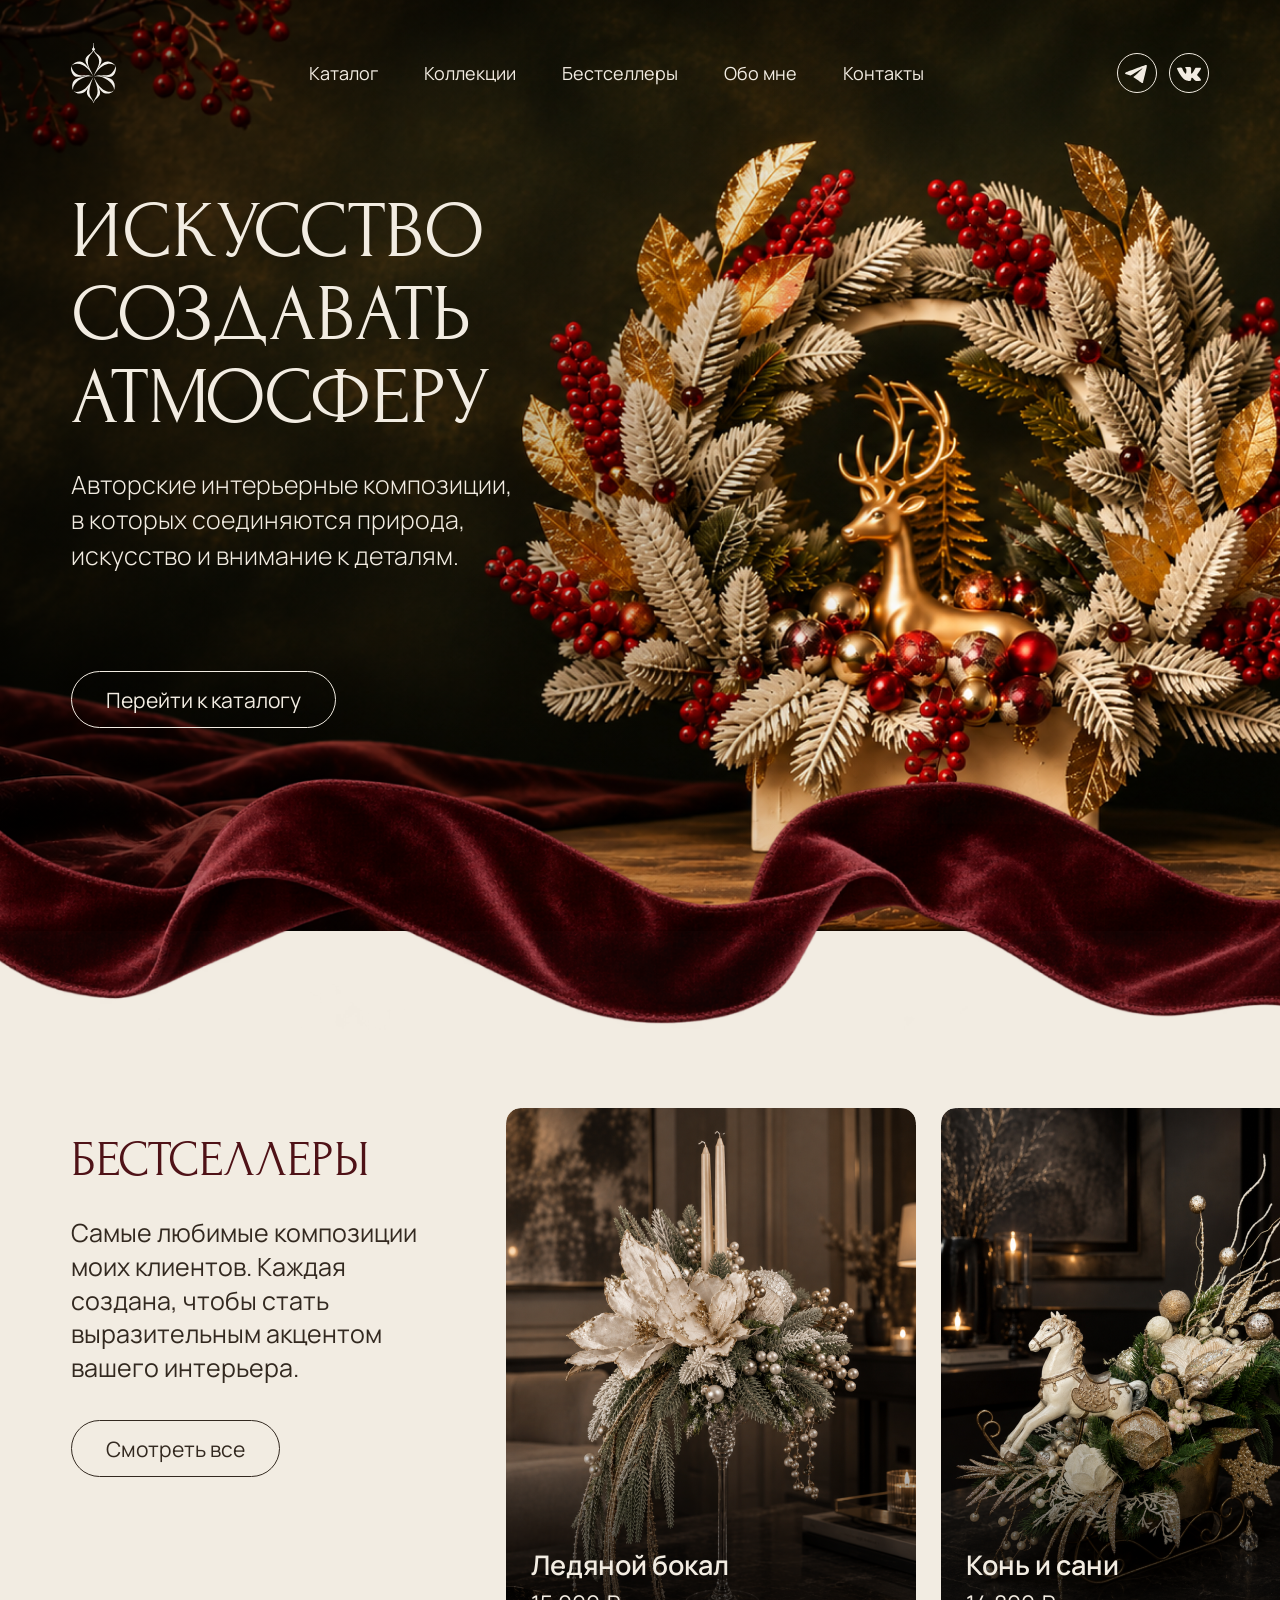
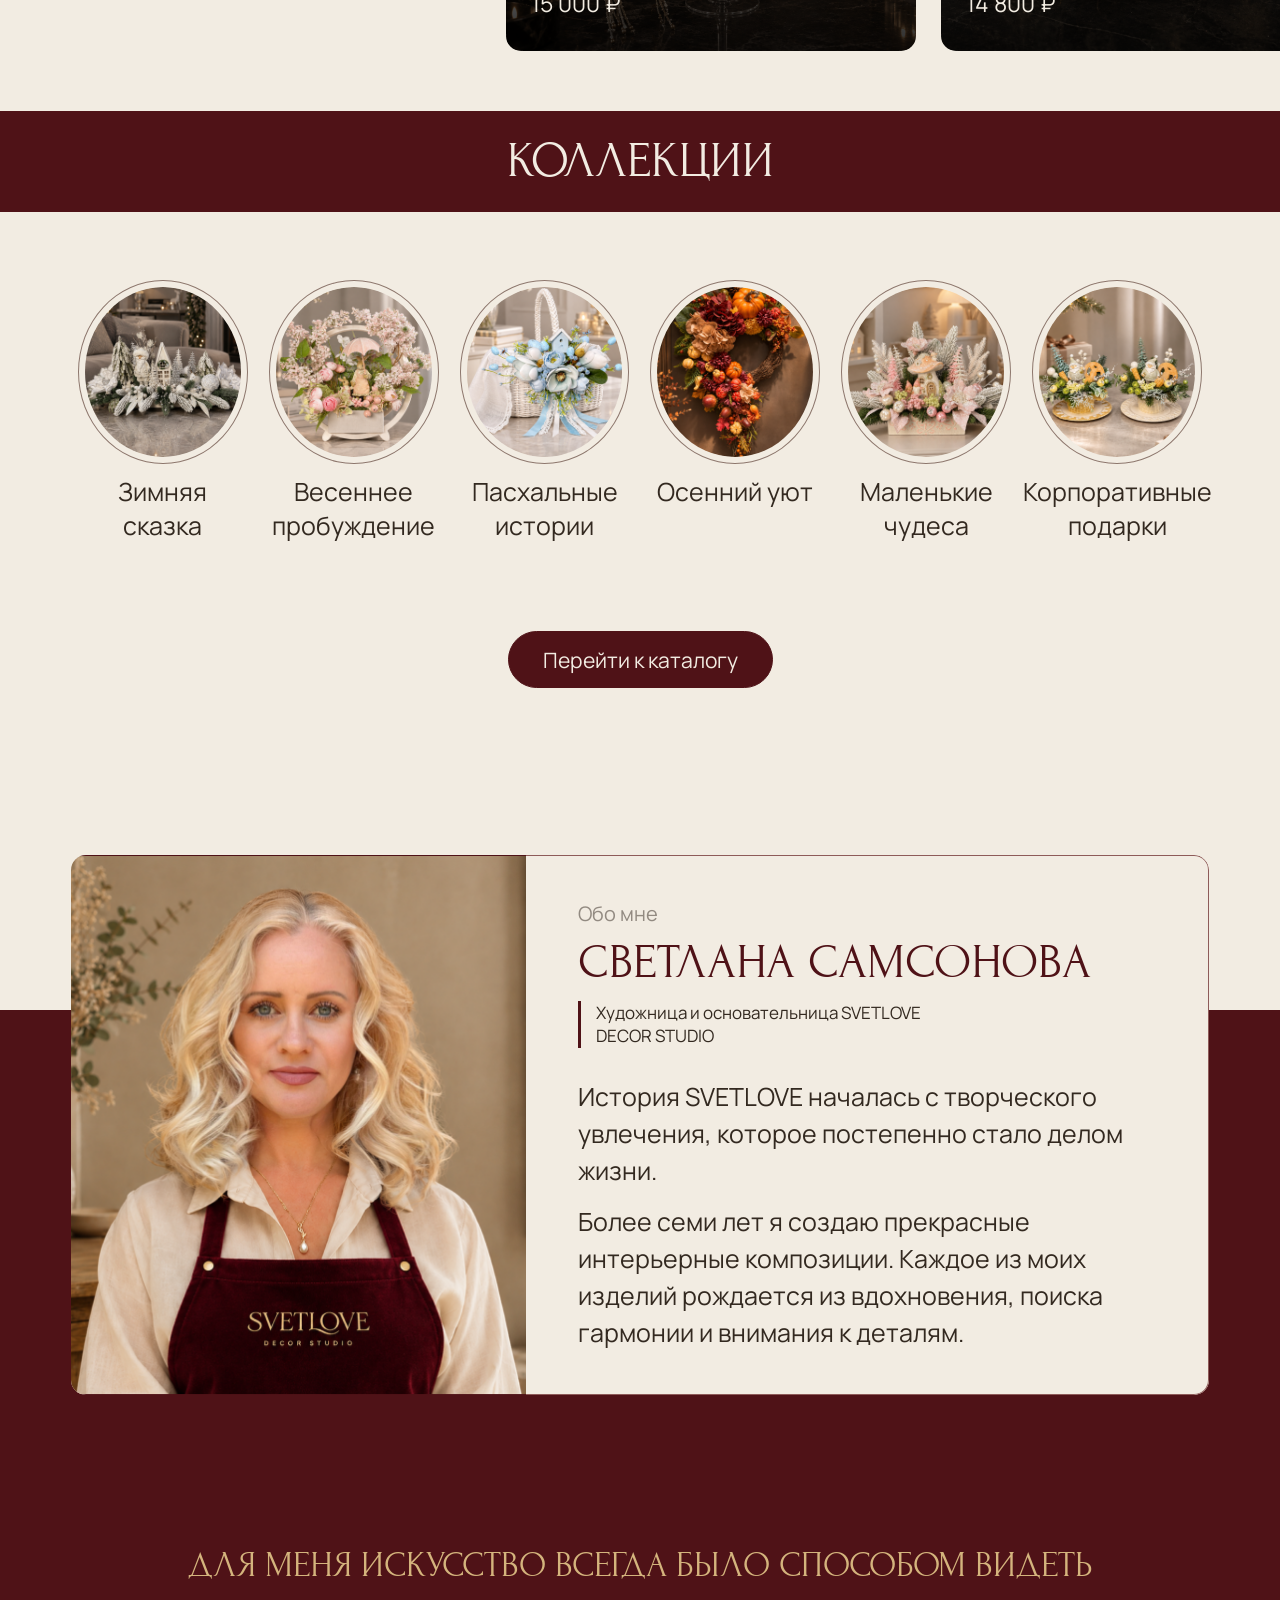
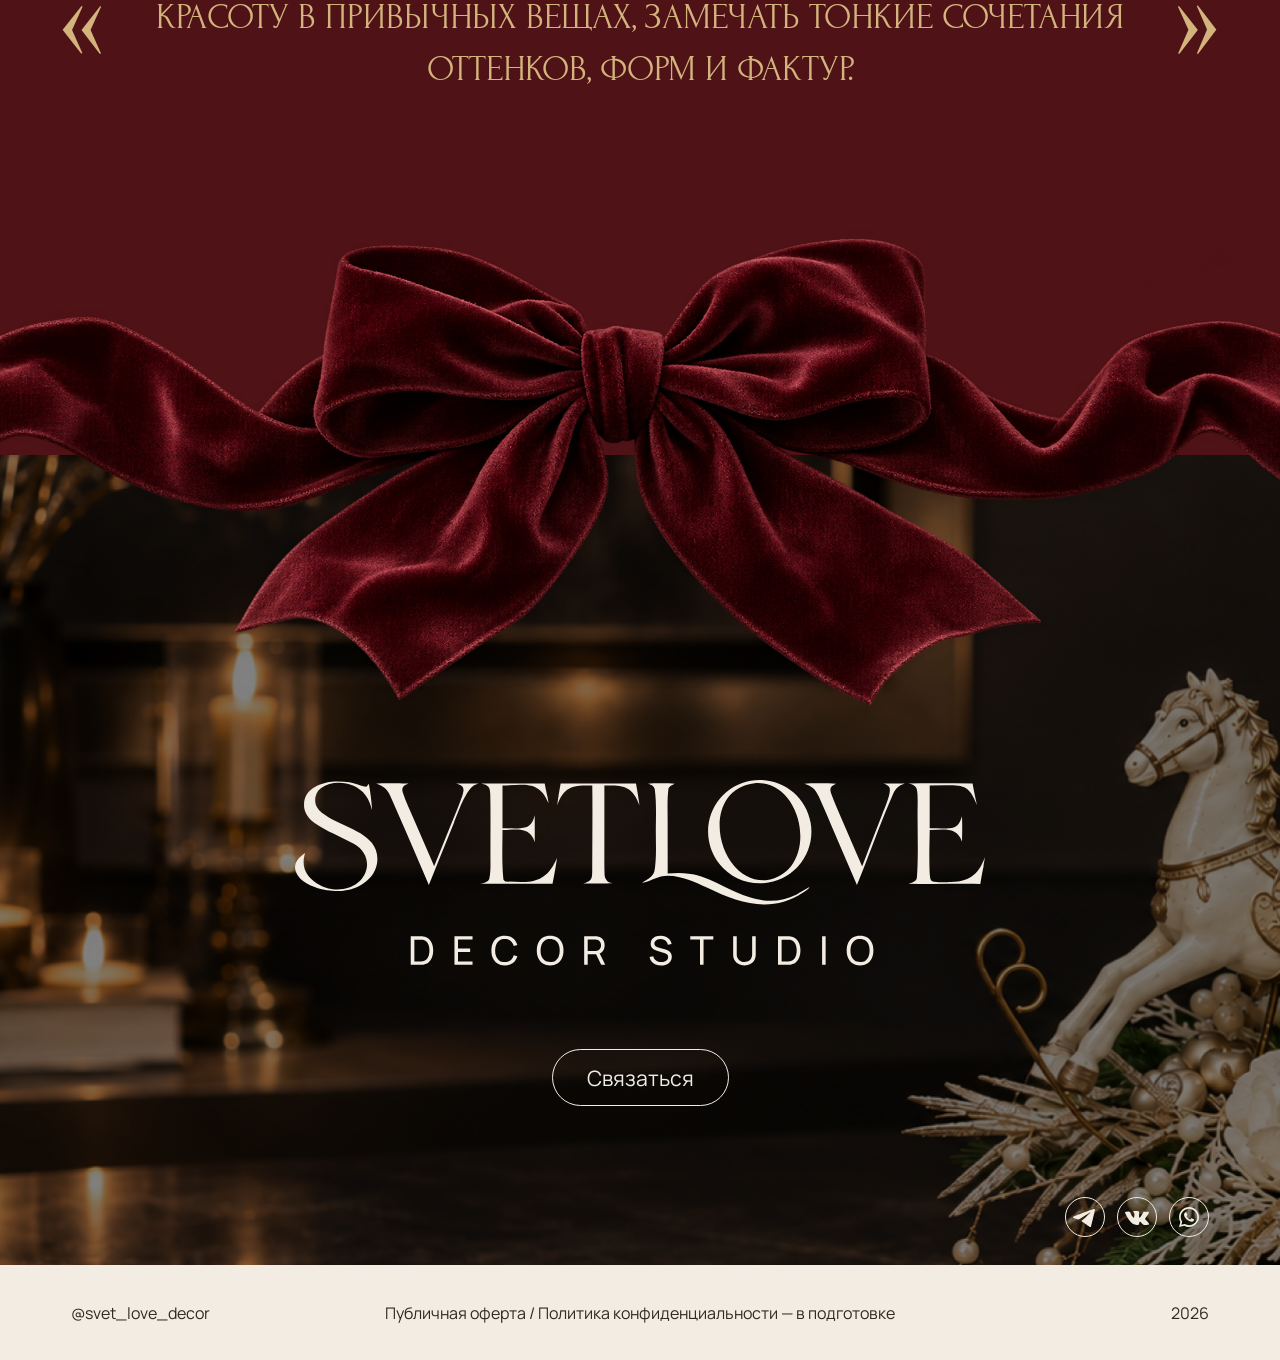
<file: index.html>
<!doctype html><html lang="ru"><head><meta charset="utf-8"><meta name="viewport" content="width=device-width, initial-scale=1"><meta name="theme-color" content="#4f1217"><meta name="description" content="SVETLOVE DECOR STUDIO — авторские интерьерные композиции Светланы Самсоновой"><title>SVETLOVE — Decor Studio</title><link rel="preconnect" href="https://fonts.googleapis.com"><link rel="preconnect" href="https://fonts.gstatic.com" crossorigin><link href="https://fonts.googleapis.com/css2?family=Forum&family=Manrope:wght@300;400;500;600&display=swap" rel="stylesheet"><link rel="stylesheet" href="styles.css"><link rel="stylesheet" href="shared-footer.css"><link rel="stylesheet" href="revision10.css"><link rel="stylesheet" href="revision11.css"><link rel="stylesheet" href="revision12.css"><link rel="stylesheet" href="revision13.css"><link rel="stylesheet" href="revision14.css"><link rel="stylesheet" href="revision16.css"><link rel="stylesheet" href="revision17.css"><link rel="stylesheet" href="revision18.css"><link rel="stylesheet" href="revision19.css">
<link rel="stylesheet" href="revision21.css"><link rel="stylesheet" href="revision22.css"></head><body>
<header class="site-header" id="top"><a class="brand brand-header" href="#top" aria-label="SVETLOVE, на главную"><img class="site-logo" src="assets/logo-emblem.svg" alt="Эмблема SVETLOVE"></a><nav class="desktop-nav" aria-label="Основная навигация"><a href="catalog.html">Каталог</a><a href="#collections">Коллекции</a><a href="#bestsellers">Бестселлеры</a><a href="#about">Обо мне</a><a href="#contacts">Контакты</a></nav><div class="header-social"><a href="#contacts" aria-label="Telegram"><img src="assets/telegram.svg" alt=""></a><a href="#contacts" aria-label="ВКонтакте"><img src="assets/vk.svg" alt=""></a></div><button class="menu-toggle" aria-label="Открыть меню" aria-expanded="false" aria-controls="mobile-menu"><span></span><span></span><span></span></button></header>
<nav id="mobile-menu" class="mobile-menu" aria-label="Мобильная навигация" hidden><a href="catalog.html">Каталог</a><a href="#collections">Коллекции</a><a href="#bestsellers">Бестселлеры</a><a href="#about">Обо мне</a><a href="#contacts">Контакты</a></nav>
<main><section class="hero"><picture><source media="(max-width: 700px)" srcset="assets/mobile-01.png"><img class="hero-photo" src="assets/desktop-01.png" alt="Рождественская интерьерная композиция с золотым оленем"></picture><div class="hero-shade"></div><div class="hero-copy"><h1>Искусство создавать атмосферу</h1><p>Авторские интерьерные композиции, в которых соединяются природа, искусство и внимание к деталям.</p><a class="pill pill-light" href="catalog.html">Перейти к каталогу</a></div></section>
<section class="bestsellers" id="bestsellers"><img class="ribbon" src="assets/desktop-02.png" alt="" aria-hidden="true"><div class="best-layout"><div class="section-intro"><h2>БЕСТСЕЛЛЕРЫ</h2><p>Самые любимые композиции моих клиентов. Каждая создана, чтобы стать выразительным акцентом вашего интерьера.</p><a class="pill pill-dark desktop-only" href="catalog.html">Смотреть все</a></div><div class="product-scroller" id="product-scroller" tabindex="0" aria-label="Бестселлеры, листайте горизонтально"><a class="product-card" href="product.html?id=SV003"><img src="assets/desktop-03.png" alt="Композиция Ледяной бокал"><div class="product-caption"><h3>Ледяной бокал</h3><p>15 000 ₽</p></div></a><a class="product-card" href="product.html?id=SV002"><img src="assets/desktop-04.png" alt="Композиция Конь и сани"><div class="product-caption"><h3>Конь и сани</h3><p>14 800 ₽</p></div></a><a class="product-card" href="product.html?id=SV014"><img src="assets/apples-original.png" alt="Композиция Яблочки"><div class="product-caption"><h3>Яблочки</h3><p>8 000 ₽</p></div></a></div></div><div class="carousel-dots" aria-label="Переключение бестселлеров"><button class="active" data-slide="0" aria-label="Первый товар"></button><button data-slide="1" aria-label="Второй товар"></button><button data-slide="2" aria-label="Третий товар"></button></div><a class="pill pill-dark mobile-only all-products" href="catalog.html">Смотреть все</a></section>
<section class="collections" id="collections"><div class="collections-title"><h2>КОЛЛЕКЦИИ</h2></div><div class="collection-grid"><a class="collection" href="catalog.html?category=Зимняя%20сказка"><img src="assets/desktop-06.png" alt="Зимняя композиция"><span>Зимняя сказка</span></a><a class="collection" href="catalog.html?category=Весеннее%20пробуждение"><img src="assets/desktop-07.png" alt="Весенняя композиция"><span>Весеннее пробуждение</span></a><a class="collection" href="catalog.html?category=Пасхальные%20истории"><img src="assets/desktop-08.png" alt="Пасхальная композиция"><span>Пасхальные истории</span></a><a class="collection" href="catalog.html?category=Осенний%20уют"><img src="assets/desktop-09.png" alt="Осенний венок"><span>Осенний уют</span></a><a class="collection" href="catalog.html?category=Маленькие%20чудеса"><img src="assets/desktop-10.png" alt="Детская композиция"><span>Маленькие чудеса</span></a><a class="collection" href="catalog.html?category=Корпоративные%20подарки"><img src="assets/desktop-11.png" alt="Подарочные композиции"><span>Корпоративные подарки</span></a></div><a class="pill pill-dark collections-cta" href="catalog.html">Перейти к каталогу</a></section>
<section class="about" id="about"><div class="about-top"><h2 class="about-mobile-heading">ОБО МНЕ</h2><div class="portrait-wrap"><img src="assets/desktop-00.png" alt="Светлана Самсонова — художница и основательница SVETLOVE"></div><div class="about-copy"><h2>Обо мне</h2><h3>Светлана Самсонова</h3><span class="about-role">Художница и основательница SVETLOVE DECOR STUDIO</span><p>История SVETLOVE началась с творческого увлечения, которое постепенно стало делом жизни.</p><p>Более семи лет я создаю прекрасные интерьерные композиции. Каждое из моих изделий рождается из вдохновения, поиска гармонии и внимания к деталям.</p></div></div><blockquote>Для меня искусство всегда было способом видеть красоту в привычных вещах, замечать тонкие сочетания оттенков, форм и фактур.</blockquote></section>
<div class="bow-divider" aria-hidden="true"><img src="assets/desktop-13.png" alt=""></div><section class="closing" id="contacts"><div class="closing-content"><div class="brand brand-footer"><img class="closing-logo" src="assets/logo-svetlove.svg" alt="SVETLOVE DECOR STUDIO"></div><a class="pill pill-light contact-cta" href="#footer-contact">Связаться</a><div class="closing-social"><a href="#footer-contact" aria-label="Telegram"><img src="assets/telegram.svg" alt=""></a><a href="#footer-contact" aria-label="ВКонтакте"><img src="assets/vk.svg" alt=""></a><a href="#footer-contact" aria-label="WhatsApp"><img src="assets/whatsapp.svg" alt=""></a></div></div></section></main>
<footer class="footer shared-footer" id="footer-contact"><div class="footer-handle">@svet_love_decor</div><div class="footer-policy">Публичная оферта / Политика конфиденциальности — в подготовке</div><span class="footer-year">2026</span><img class="footer-mobile-emblem" src="assets/logo-emblem.svg" alt="Эмблема SVETLOVE"></footer><script src="script.js"></script><script src="sheets-data.js"></script><script src="sheets-render.js"></script><script src="typography.js"></script></body></html>
</file>
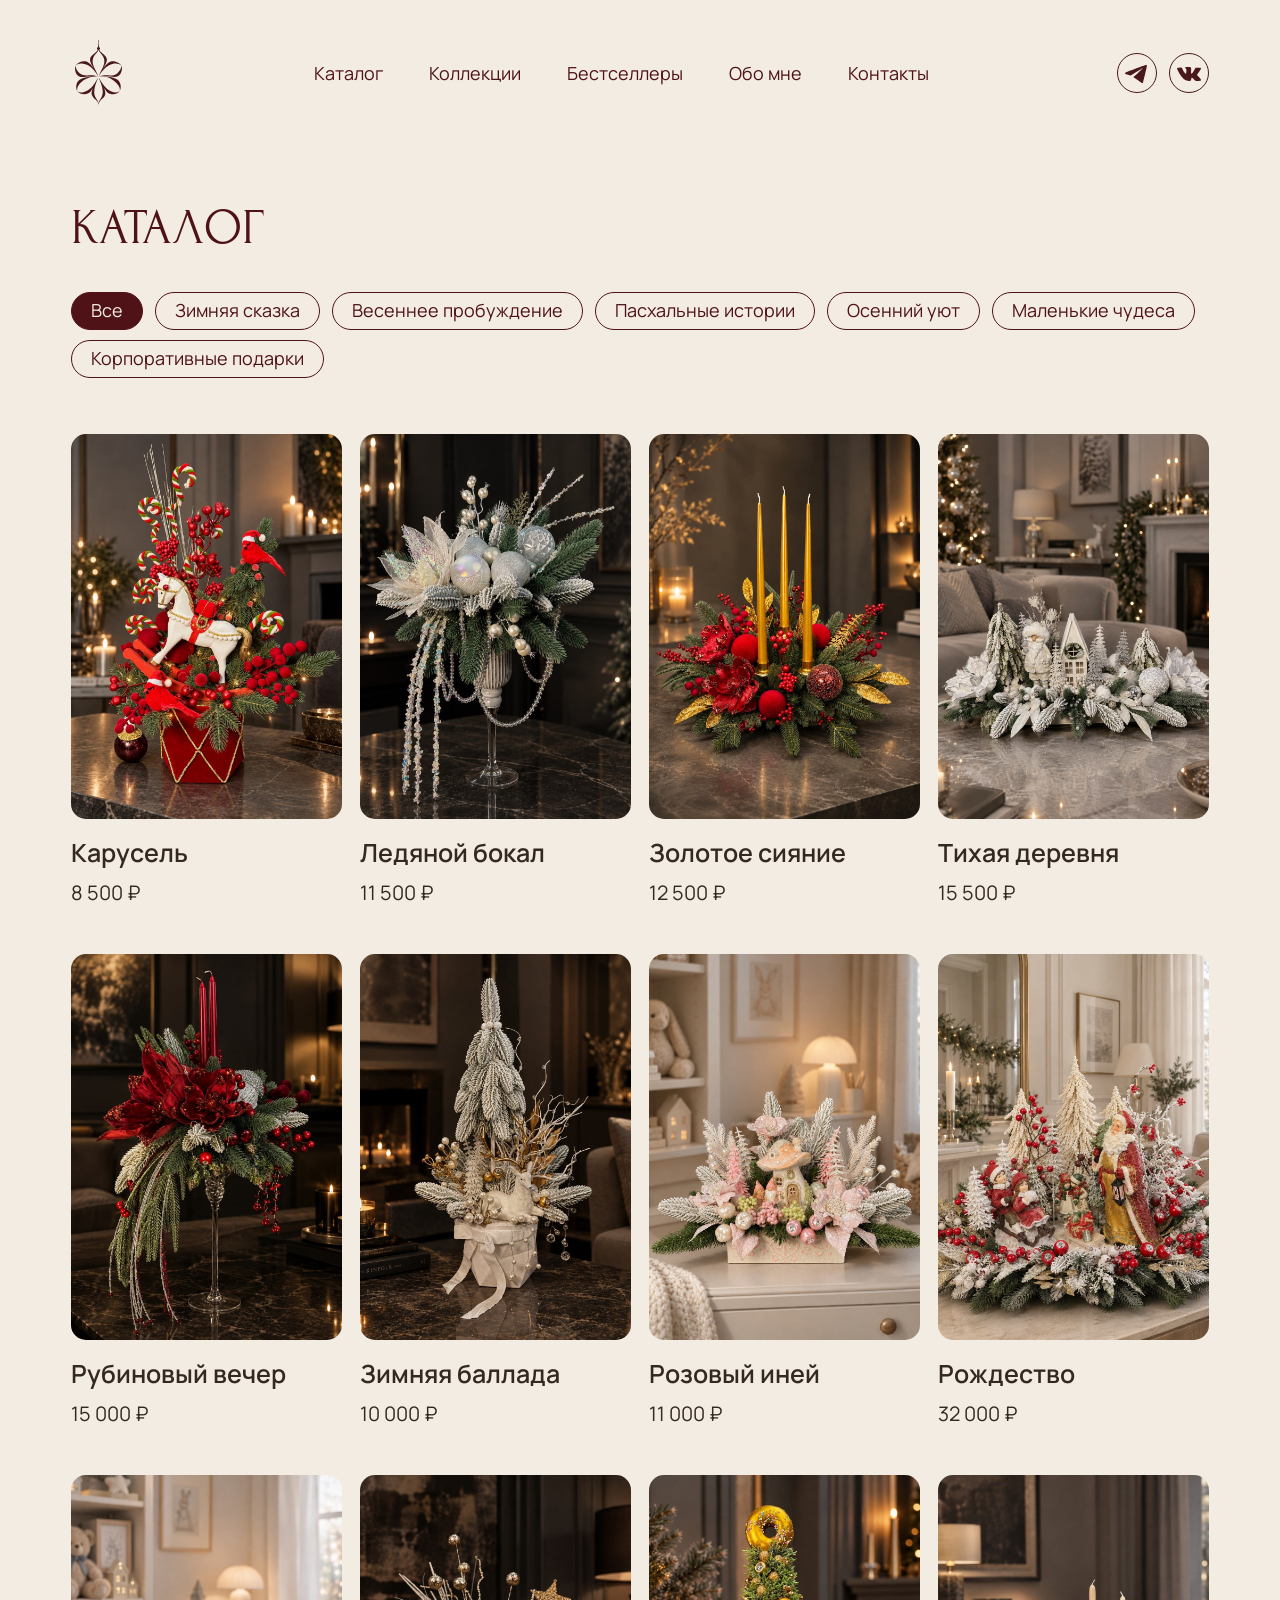
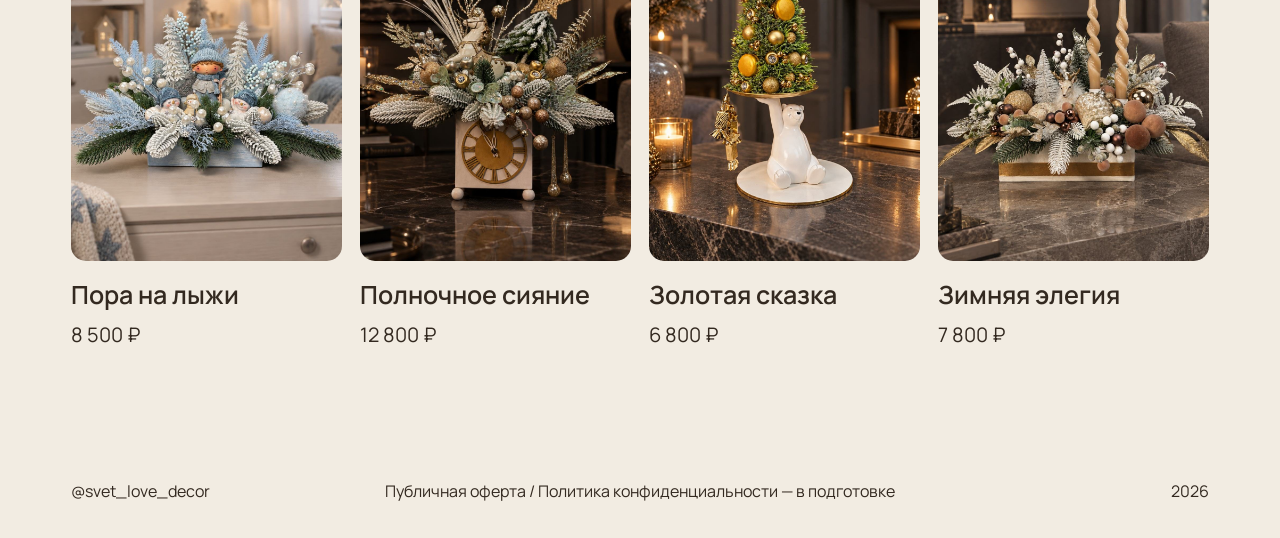
<file: catalog.html>
<!doctype html><html lang="ru"><head><meta charset="utf-8"><meta name="viewport" content="width=device-width,initial-scale=1"><meta name="theme-color" content="#f2ece2"><link rel="preconnect" href="https://fonts.googleapis.com"><link rel="preconnect" href="https://fonts.gstatic.com" crossorigin><link href="https://fonts.googleapis.com/css2?family=Forum&family=Manrope:wght@300;400;500;600;700&display=swap" rel="stylesheet"><link rel="stylesheet" href="pages.css"><link rel="stylesheet" href="shared-footer.css"><title>Каталог — SVETLOVE</title><link rel="stylesheet" href="revision10.css"><link rel="stylesheet" href="revision11.css"><link rel="stylesheet" href="revision12.css"><link rel="stylesheet" href="revision13.css"><link rel="stylesheet" href="revision14.css"><link rel="stylesheet" href="revision16.css"><link rel="stylesheet" href="revision17.css"></head><body><header class="topbar"><a class="mini-logo" href="index.html" aria-label="SVETLOVE — главная"><img class="inner-logo" src="assets/logo-emblem.svg" alt="Эмблема SVETLOVE"></a><nav class="mainnav" id="mainnav"><a href="catalog.html">Каталог</a><a href="index.html#collections">Коллекции</a><a href="index.html#bestsellers">Бестселлеры</a><a href="index.html#about">Обо мне</a><a href="index.html#contacts">Контакты</a></nav><div class="social"><a href="index.html#contacts" aria-label="Telegram"><img src="assets/telegram.svg" alt=""></a><a href="index.html#contacts" aria-label="ВКонтакте"><img src="assets/vk.svg" alt=""></a></div><button class="burger" aria-expanded="false" aria-controls="mainnav" aria-label="Открыть меню"><span></span><span></span><span></span></button></header><main class="catalog-page"><h1>КАТАЛОГ</h1><div class="filters" aria-label="Коллекции"><button type="button" class="filter-chip active" data-category="Все">Все</button><button type="button" class="filter-chip" data-category="Зимняя сказка">Зимняя сказка</button><button type="button" class="filter-chip" data-category="Весеннее пробуждение">Весеннее пробуждение</button><button type="button" class="filter-chip" data-category="Пасхальные истории">Пасхальные истории</button><button type="button" class="filter-chip" data-category="Осенний уют">Осенний уют</button><button type="button" class="filter-chip" data-category="Маленькие чудеса">Маленькие чудеса</button><button type="button" class="filter-chip" data-category="Корпоративные подарки">Корпоративные подарки</button></div><div class="catalog-grid" id="catalog-grid"><a class="catalog-card" href="product.html?id=SV002" data-category="Зимняя сказка"><img loading="lazy" src="assets/catalog-10.jpg" alt="Карусель"><strong>Карусель</strong><span>8 500 ₽</span></a><a class="catalog-card" href="product.html?id=SV003" data-category="Зимняя сказка"><img loading="lazy" src="assets/catalog-13.jpg" alt="Ледяной бокал"><strong>Ледяной бокал</strong><span>11 500 ₽</span></a><a class="catalog-card" href="product.html?id=SV004" data-category="Зимняя сказка"><img loading="lazy" src="assets/catalog-11.jpg" alt="Золотое сияние"><strong>Золотое сияние</strong><span>12 500 ₽</span></a><a class="catalog-card" href="product.html?id=SV005" data-category="Зимняя сказка"><img loading="lazy" src="assets/catalog-08.jpg" alt="Тихая деревня"><strong>Тихая деревня</strong><span>15 500 ₽</span></a><a class="catalog-card" href="product.html?id=SV006" data-category="Зимняя сказка"><img loading="lazy" src="assets/catalog-14.jpg" alt="Рубиновый вечер"><strong>Рубиновый вечер</strong><span>15 000 ₽</span></a><a class="catalog-card" href="product.html?id=SV007" data-category="Зимняя сказка"><img loading="lazy" src="assets/catalog-09.jpg" alt="Зимняя баллада"><strong>Зимняя баллада</strong><span>10 000 ₽</span></a><a class="catalog-card" href="product.html?id=SV008" data-category="Зимняя сказка"><img loading="lazy" src="assets/catalog-02.jpg" alt="Розовый иней"><strong>Розовый иней</strong><span>11 000 ₽</span></a><a class="catalog-card" href="product.html?id=SV009" data-category="Зимняя сказка"><img loading="lazy" src="assets/catalog-12.jpg" alt="Рождество"><strong>Рождество</strong><span>32 000 ₽</span></a><a class="catalog-card" href="product.html?id=SV010" data-category="Зимняя сказка"><img loading="lazy" src="assets/catalog-05.jpg" alt="Пора на лыжи"><strong>Пора на лыжи</strong><span>8 500 ₽</span></a><a class="catalog-card" href="product.html?id=SV011" data-category="Зимняя сказка"><img loading="lazy" src="assets/catalog-06.jpg" alt="Полночное сияние"><strong>Полночное сияние</strong><span>12 800 ₽</span></a><a class="catalog-card" href="product.html?id=SV012" data-category="Зимняя сказка"><img loading="lazy" src="assets/catalog-03.jpg" alt="Золотая сказка"><strong>Золотая сказка</strong><span>6 800 ₽</span></a><a class="catalog-card" href="product.html?id=SV013" data-category="Зимняя сказка"><img loading="lazy" src="assets/catalog-01.jpg" alt="Зимняя элегия"><strong>Зимняя элегия</strong><span>7 800 ₽</span></a></div><p class="empty-state" hidden>В этой коллекции пока нет опубликованных товаров.</p></main><footer class="footer shared-footer"><div class="footer-handle">@svet_love_decor</div><div class="footer-policy">Публичная оферта / Политика конфиденциальности — в подготовке</div><span class="footer-year">2026</span><img class="footer-mobile-emblem" src="assets/logo-emblem.svg" alt="Эмблема SVETLOVE"></footer><script src="pages.js"></script><script src="sheets-data.js"></script><script src="sheets-render.js"></script><script src="typography.js"></script></body></html>
</file>
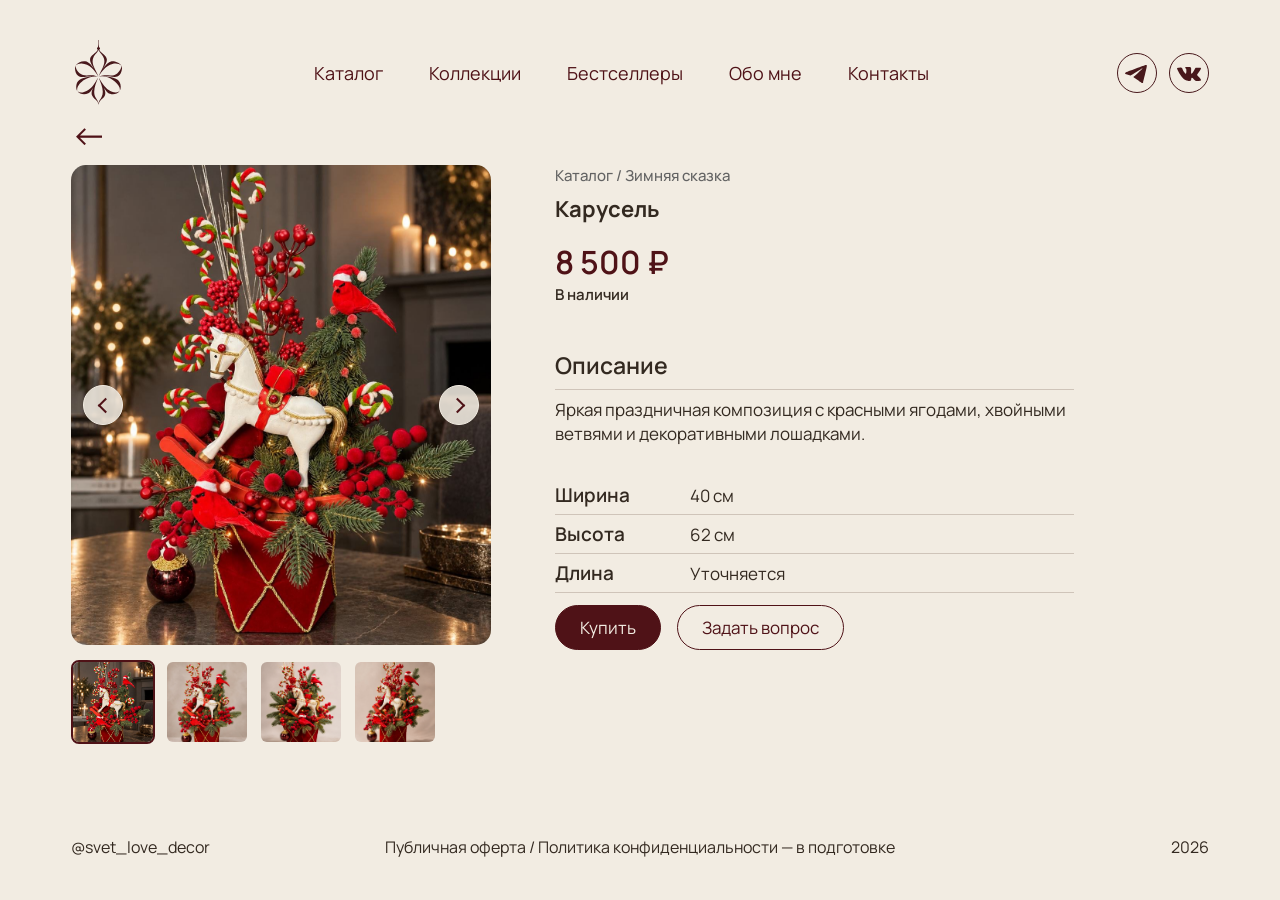
<file: product.html>
<!doctype html><html lang="ru"><head><meta charset="utf-8"><meta name="viewport" content="width=device-width,initial-scale=1"><meta name="theme-color" content="#f2ece2"><link rel="preconnect" href="https://fonts.googleapis.com"><link rel="preconnect" href="https://fonts.gstatic.com" crossorigin><link href="https://fonts.googleapis.com/css2?family=Forum&family=Manrope:wght@300;400;500;600;700&display=swap" rel="stylesheet"><link rel="stylesheet" href="pages.css"><link rel="stylesheet" href="shared-footer.css"><title>Карусель — SVETLOVE</title><link rel="stylesheet" href="revision10.css"><link rel="stylesheet" href="revision11.css"><link rel="stylesheet" href="revision12.css"><link rel="stylesheet" href="revision13.css"><link rel="stylesheet" href="revision14.css"><link rel="stylesheet" href="revision16.css"><link rel="stylesheet" href="revision17.css"></head><body><header class="topbar"><a class="mini-logo" href="index.html" aria-label="SVETLOVE — главная"><img class="inner-logo" src="assets/logo-emblem.svg" alt="Эмблема SVETLOVE"></a><nav class="mainnav" id="mainnav"><a href="catalog.html">Каталог</a><a href="index.html#collections">Коллекции</a><a href="index.html#bestsellers">Бестселлеры</a><a href="index.html#about">Обо мне</a><a href="index.html#contacts">Контакты</a></nav><div class="social"><a href="index.html#contacts" aria-label="Telegram"><img src="assets/telegram.svg" alt=""></a><a href="index.html#contacts" aria-label="ВКонтакте"><img src="assets/vk.svg" alt=""></a></div><button class="burger" aria-expanded="false" aria-controls="mainnav" aria-label="Открыть меню"><span></span><span></span><span></span></button></header><main class="product-page"><a class="back" href="catalog.html">←</a><div class="product-layout"><div class="product-gallery"><div class="product-photo-frame"><button class="gallery-arrow gallery-prev" type="button" aria-label="Предыдущее фото">‹</button><img id="product-image" src="assets/product-01.jpg" alt="Карусель"><button class="gallery-arrow gallery-next" type="button" aria-label="Следующее фото">›</button></div><div class="thumbnails" aria-label="Дополнительные фотографии товара"></div></div><div class="product-details"><div class="breadcrumb"><a href="catalog.html">Каталог</a> / <span id="product-category">Зимняя сказка</span></div><div class="product-heading"><h1 id="product-name">Карусель</h1><strong id="product-price">8 500 ₽</strong></div><p class="stock" id="product-stock">В наличии</p><section class="description"><h2>Описание</h2><p id="product-description">Яркая праздничная композиция с красными ягодами, хвойными ветвями и декоративными лошадками.</p></section><dl class="specs"><div><dt>Ширина</dt><dd id="product-width">40 см</dd></div><div><dt>Высота</dt><dd id="product-height">62 см</dd></div><div><dt>Длина</dt><dd id="product-length">Уточняется</dd></div></dl><div class="product-actions"><button type="button" id="buy-btn" class="action primary">Купить</button><button type="button" id="question-btn" class="action">Задать вопрос</button></div><p class="contact-note" id="contact-note" hidden>Для подключения заказа укажи Telegram-аккаунт магазина.</p></div></div></main><footer class="footer shared-footer"><div class="footer-handle">@svet_love_decor</div><div class="footer-policy">Публичная оферта / Политика конфиденциальности — в подготовке</div><span class="footer-year">2026</span><img class="footer-mobile-emblem" src="assets/logo-emblem.svg" alt="Эмблема SVETLOVE"></footer><script src="pages.js"></script><script src="sheets-data.js"></script><script src="sheets-render.js"></script><script src="typography.js"></script>
<script src="lightbox.js?v=2"></script>
</body></html>
</file>
<file: styles.css>
:root{--cream:#f2ece2;--wine:#4f1217;--ink:#332920}*{box-sizing:border-box}html{scroll-behavior:smooth}body{margin:0;background:var(--cream);color:var(--ink);font-family:Manrope,Arial,sans-serif}a{color:inherit;text-decoration:none}button{font:inherit}h1,h2,h3,p{margin-top:0}h1,h2,.brand-name,.footer-logo{font-family:Forum,Georgia,serif;font-weight:400}h2{font-size:clamp(38px,4vw,54px);line-height:1.1}.site-header{position:absolute;z-index:20;top:0;left:0;right:0;max-width:1440px;margin:auto;display:flex;align-items:center;justify-content:space-between;padding:40px 5.55%;color:var(--cream)}.brand{display:flex;flex-direction:column;align-items:center;line-height:1}.brand-header{width:120px}.brand-name{font-size:25px;letter-spacing:-1px}.brand-sub{font-size:7px;letter-spacing:3.2px;margin-top:5px}.desktop-nav{display:flex;gap:clamp(17px,3vw,60px);align-items:center}.desktop-nav a{font-size:16px}.desktop-nav a:hover,.footer a:hover{opacity:.7}.header-social{display:flex;align-items:center;gap:22px;font-size:20px}.social-line{height:27px;width:1px;background:var(--cream);margin-right:10px}.menu-toggle,.mobile-menu{display:none}.hero{position:relative;min-height: min(931px,75vw);height:931px;max-height:100vh;overflow:hidden;color:var(--cream)}.hero picture,.hero-photo,.hero-shade{position:absolute;inset:0;width:100%;height:100%}.hero-photo{object-fit:cover;object-position:center}.hero-shade{background:linear-gradient(90deg,rgba(0,0,0,.63),rgba(0,0,0,.02) 75%)}.hero-copy{position:relative;z-index:2;max-width:1440px;margin:auto;padding:190px 5.55% 80px}.hero h1{font-size:clamp(64px,6.3vw,90px);line-height:1.04;text-transform:uppercase;max-width:550px;margin-bottom:26px}.hero p{font-size:clamp(17px,1.75vw,25px);font-weight:300;line-height:1.45;max-width:470px;margin-bottom:68px}.pill{display:inline-flex;align-items:center;justify-content:center;border:1px solid;border-radius:99px;padding:13px 34px;font-size:clamp(16px,1.65vw,24px);min-height:57px;transition:background .2s,color .2s}.pill-light{border-color:var(--cream);color:var(--cream)}.pill-light:hover{background:var(--cream);color:var(--wine)}.pill-dark{border-color:var(--ink);color:var(--ink)}.pill-dark:hover{background:var(--ink);color:var(--cream)}.bestsellers{position:relative;padding:185px 0 90px;overflow:hidden}.ribbon{position:absolute;top:-155px;left:0;width:100%;height:300px;object-fit:cover;object-position:center;pointer-events:none}.best-layout{display:grid;grid-template-columns:minmax(300px, 390px) minmax(0,1fr);gap:45px;max-width:1440px;margin:auto;padding-left:5.55%}.section-intro{padding-top:35px}.section-intro h2{color:var(--wine);margin-bottom:32px}.section-intro p{font-size:22px;line-height:1.5;margin-bottom:36px}.product-scroller{display:flex;gap:25px;overflow-x:auto;scroll-snap-type:x mandatory;scrollbar-width:none;padding-right:6vw}.product-scroller::-webkit-scrollbar{display:none}.product-card{position:relative;flex:0 0 clamp(285px,29vw,410px);height:clamp(410px,38vw,543px);overflow:hidden;border-radius:15px;scroll-snap-align:start;color:white}.product-card img{width:100%;height:100%;object-fit:cover}.product-card:after{content:"";position:absolute;inset:50% 0 0;background:linear-gradient(transparent,rgba(0,0,0,.6))}.product-caption{position:absolute;z-index:1;bottom:32px;left:25px}.product-caption h3{font-size:27px;margin-bottom:4px;font-weight:600}.product-caption p{font-size:23px;margin:0}.carousel-dots{display:none}.mobile-only{display:none}.collections-title{background:var(--wine);color:var(--cream);text-align:center;padding:30px 15px}.collections-title h2{margin:0}.collection-grid{max-width:1320px;margin:85px auto 50px;display:grid;grid-template-columns:repeat(6,minmax(0,1fr));gap:22px;padding:0 30px}.collection{text-align:center;display:flex;flex-direction:column;align-items:center;gap:25px;font-size:18px;line-height:1.35}.collection img{width:100%;aspect-ratio:1;object-fit:cover;border-radius:50%;transition:transform .2s}.collection:hover img{transform:scale(1.04)}.collections-cta{display:table;margin:50px auto 110px}.about{background:var(--wine);color:var(--cream);padding:0 max(5.55%,calc((100vw - 1280px)/2)) 130px;border-radius:clamp(100px,28vw,400px) clamp(100px,28vw,400px) 0 0}.about-top{display:grid;grid-template-columns:1fr 1fr;gap:8%;align-items:center;padding-top:110px}.portrait-wrap img{display:block;width:100%;height:540px;object-fit:cover;border-radius:15px}.about-copy h2{margin-bottom:35px}.about-copy h3{font-family:Forum,serif;font-weight:400;font-size:40px}.about-copy p{font-size:21px;line-height:1.6}.about-copy span{font-size:15px;opacity:.7}.about blockquote{position:relative;max-width:1000px;text-align:center;font:40px/1.5 Forum,serif;text-transform:uppercase;margin:120px auto 0}.about blockquote:before,.about blockquote:after{font:150px/1 Forum,serif;position:absolute;top:-80px;opacity:.75}.about blockquote:before{content:'«';left:-30px}.about blockquote:after{content:'»';right:-30px}.closing{position:relative;background:linear-gradient(0deg,rgba(0,0,0,.75),transparent 70%),url('assets/desktop-12.png') center/cover;min-height:680px;color:var(--cream);display:flex;align-items:flex-end;justify-content:center;text-align:center;padding:110px 20px 85px}.closing-content{position:relative}.brand-footer .brand-name{font-size:clamp(70px,13vw,170px)}.brand-footer .brand-sub{font-size:clamp(13px,1.7vw,22px);letter-spacing:.5em}.closing-content>p{margin:30px 0}.footer{background:var(--wine);color:var(--cream);padding:40px 5.55%;display:flex;align-items:end;justify-content:space-between;gap:25px;font-size:14px}.footer-links{display:flex;flex-direction:column;gap:15px}.footer-logo{font-size:40px}@media(max-width:900px){.desktop-nav{gap:14px}.desktop-nav a{font-size:13px}.header-social{display:none}.collection-grid{grid-template-columns:repeat(3,1fr);row-gap:35px}.about-copy p{font-size:17px}.about blockquote{font-size:30px}}
@media(max-width:700px){.site-header{padding:16px 18px}.brand-header{width:65px}.brand-header .brand-name{font-size:15px}.brand-header .brand-sub{font-size:5px;letter-spacing:1.4px}.desktop-nav,.header-social{display:none}.menu-toggle{display:flex;flex-direction:column;gap:7px;justify-content:center;background:transparent;border:0;width:45px;height:44px;padding:6px;cursor:pointer}.menu-toggle span{height:2px;width:34px;background:var(--cream);transition:transform .2s}.menu-toggle[aria-expanded=true] span:first-child{transform:translateY(4.5px) rotate(45deg)}.menu-toggle[aria-expanded=true] span:last-child{transform:translateY(-4.5px) rotate(-45deg)}.mobile-menu:not([hidden]){position:absolute;z-index:19;top:0;left:0;right:0;display:flex;flex-direction:column;gap:25px;padding:95px 30px 40px;background:var(--wine);color:var(--cream);font-size:22px;box-shadow:0 20px 35px #0004}.hero{height:843px;max-height:none;min-height:0}.hero-photo{object-position:center}.hero-shade{background:linear-gradient(180deg,rgba(0,0,0,.32),rgba(0,0,0,.1) 45%,rgba(0,0,0,.45))}.hero-copy{padding:112px 18px 60px;text-align:center;height:100%;display:flex;align-items:center;flex-direction:column}.hero h1{font-size:clamp(46px,13vw,60px);line-height:1.04;margin:0 -25px 28px;max-width:470px}.hero p{font-size:16px;max-width:285px;margin:0}.hero .pill{margin-top:auto;margin-bottom:18px}.pill{font-size:20px;padding:12px 26px;min-height:57px}.bestsellers{padding:75px 0 65px}.ribbon{top:-52px;height:101px;object-fit:cover}.best-layout{display:block;padding:0}.section-intro{text-align:center;padding:0 30px}.section-intro h2{font-size:50px;margin-bottom:12px}.section-intro p{font-size:16px;line-height:1.45;max-width:310px;margin:0 auto 35px}.desktop-only{display:none}.mobile-only{display:flex}.product-scroller{gap:15px;padding:0 calc((100vw - 330px)/2);scroll-padding-inline:calc((100vw - 330px)/2)}.product-card{flex-basis:330px;height:433px}.product-caption{bottom:30px;left:25px}.product-caption h3{font-size:25px}.product-caption p{font-size:20px}.carousel-dots{display:flex;justify-content:center;gap:19px;margin:22px 0 30px}.carousel-dots button{width:13px;height:13px;border-radius:50%;border:0;background:#d5c8bc;padding:0;cursor:pointer}.carousel-dots button.active{background:var(--wine)}.all-products{width:min(303px,85%);margin:auto}.collections-title{padding:23px 12px}.collections-title h2{font-size:50px}.collection-grid{display:flex;gap:22px;overflow-x:auto;scroll-snap-type:x mandatory;padding:65px calc((100vw - 275px)/2) 35px;margin:0;scrollbar-width:none}.collection-grid::-webkit-scrollbar{display:none}.collection{flex:0 0 275px;scroll-snap-align:center;font-size:21px}.collection img{width:275px;height:275px}.collections-cta{margin:25px auto 85px}.about{border-radius:160px 160px 0 0;padding:70px 16px 95px}.about-top{display:flex;flex-direction:column;gap:35px;padding:0}.portrait-wrap{width:100%}.portrait-wrap img{height:auto;max-height:430px;object-fit:cover;object-position:top}.about-copy{text-align:center}.about-copy h2{font-size:50px;margin:0 0 25px}.about-copy h3{font-size:34px;margin-bottom:20px}.about-copy p{font-size:16px;line-height:1.55}.about-copy span{font-size:13px}.about blockquote{font-size:26px;line-height:1.4;margin:75px 12px 0}.about blockquote:before,.about blockquote:after{font-size:80px;top:-48px}.about blockquote:before{left:-12px}.about blockquote:after{right:-12px}.closing{min-height:510px;padding:80px 20px 45px;background-image:linear-gradient(0deg,rgba(0,0,0,.85),rgba(0,0,0,.08) 80%),url('assets/mobile-00.png');background-position:center;background-size:cover}.brand-footer .brand-name{font-size:clamp(57px,16vw,80px)}.brand-footer .brand-sub{font-size:12px;letter-spacing:.4em}.footer{flex-direction:column;align-items:center;text-align:center;padding:35px 18px;gap:28px}.footer-logo{font-size:38px}.footer-links{align-items:center}.footer-links span{font-size:12px}}
@media(max-width:365px){.product-scroller{padding-left:15px;scroll-padding-inline:15px}.product-card{flex-basis:calc(100vw - 30px)}.hero h1{font-size:46px}.collection-grid{padding-left:25px;scroll-padding-inline:25px}.about{border-radius:120px 120px 0 0}}

/* v2: align the desktop art direction with the actual Figma frames. */
@media(min-width:701px){
.site-header{max-width:none;padding:0 5.55%;height:125px;justify-content:initial;gap:0}
.brand-header{width:44px;min-width:44px;height:60px;overflow:hidden;align-items:flex-start;justify-content:center}
.brand-header .brand-name{font-size:16px;letter-spacing:-1px}.brand-header .brand-sub{font-size:4px;letter-spacing:1px}
.desktop-nav{margin-left:auto;margin-right:auto;gap:clamp(24px,4.4vw,80px)}.desktop-nav a{font-size:clamp(14px,1.4vw,20px)}.header-social{gap:27px}
.hero{height:931px;min-height:0;max-height:none}.hero-shade{background:linear-gradient(90deg,rgba(0,0,0,.55),rgba(0,0,0,0) 72%)}
.hero-copy{padding-top:190px}.hero h1{font-size:clamp(70px,6.25vw,90px);line-height:1.04;width:506px;max-width:506px;margin:0 0 27px}.hero p{font-size:25px;line-height:1.42;width:455px;max-width:455px;margin:0 0 98px}.hero .pill{margin-top:0}
.bestsellers{height:780px;padding:177px 0 0}.ribbon{top:-162px;height:297px;object-fit:cover}.best-layout{grid-template-columns:400px minmax(0,1fr);gap:35px;padding-left:5.55%}.section-intro{padding-top:25px}.section-intro h2{font-size:50px;margin:0 0 28px}.section-intro p{font-size:25px;line-height:1.35;max-width:384px;margin:0 0 35px}.product-scroller{gap:25px}.product-card{flex-basis:410px;height:543px}
.collections{height:664px;position:relative}.collections-title{height:101px;padding:23px 0}.collections-title h2{font-size:50px}.collection-grid{max-width:1440px;padding:0 79px;margin:69px auto 0;grid-template-columns:repeat(6,minmax(0,1fr));gap:23px}.collection{font-size:25px;gap:12px}.collection img{width:182px;height:182px;max-width:100%;border:6px solid var(--cream);outline:1px solid #8d776d;outline-offset:0}.collections-cta{background:var(--wine);border-color:var(--wine);color:var(--cream);margin:88px auto 0}.collections-cta:hover{background:var(--ink);color:var(--cream)}
.about{height:1335px;position:relative;border-radius:400px 400px 0 0;padding:0; margin-top:99px;background:var(--wine)}
.about-top{position:relative;display:block;padding:0;max-width:1440px;margin:0 auto;height:525px}.portrait-wrap{position:absolute;left:5.55%;top:-99px;width:519px;height:542px;z-index:2}.portrait-wrap img{width:100%;height:100%;object-fit:cover;border-radius:0 0 0 15px}
.about-copy{position:absolute;top:-57px;left:calc(41.67% + 73px);right:5.55%;color:var(--ink);z-index:3}.about-copy h2{font:400 20px Manrope,Arial,sans-serif;color:#928a81;margin:0 0 15px;text-transform:none}.about-copy h3{font:400 60px/1.1 Forum,Georgia,serif;text-transform:uppercase;color:var(--wine);margin:0 0 18px;white-space:nowrap}.about-copy p{font-size:25px;line-height:1.4;margin:26px 0 0}.about-copy span{display:block;font-size:25px;font-weight:300;color:var(--ink);opacity:1;max-width:525px;margin-top:-176px;margin-bottom:125px;padding-left:18px;border-left:3px solid var(--wine)}
.about blockquote{max-width:1072px;font-size:40px;line-height:1.5;margin:60px auto 0;padding:40px 0 0}.about blockquote:before,.about blockquote:after{font-size:210px;top:-88px}.about blockquote:before{left:-125px}.about blockquote:after{right:-125px}
.closing{height:809px;min-height:0;padding:0;display:block;background:linear-gradient(rgba(0,0,0,.29),rgba(0,0,0,.29)),url('assets/desktop-12.png') center/cover}.closing-content{position:absolute;top:290px;left:0;right:0}.brand-footer .brand-name{font-size:clamp(120px,16vw,215px);letter-spacing:-7px}.brand-footer .brand-sub{font-size:clamp(28px,3.75vw,54px);letter-spacing:.42em;margin-top:0}.closing-content>p{display:none}
.footer{height:160px;background:var(--cream);color:var(--ink);padding:30px 5.55%;font-size:20px;align-items:center}.footer-logo{font-size:35px}
}
@media(min-width:701px) and (max-width:1150px){.collection-grid{padding:0 35px;gap:12px}.collection{font-size:19px}.collection img{width:145px;height:145px}.about-copy{left:52%;right:3%}.about-copy h3{font-size:45px}.about-copy p{font-size:18px}.about-copy span{font-size:16px;margin-top:-135px;margin-bottom:95px}.portrait-wrap{width:43%;height:470px}.about blockquote{max-width:75%;font-size:31px}.about blockquote:before{left:-55px}.about blockquote:after{right:-55px}}
@media(max-width:700px){
.hero h1{max-width:390px;width:calc(100vw + 100px);font-size:60px;line-height:1;margin:0 0 17px}.hero-copy{padding-top:114px}.hero .pill{margin-bottom:48px}.hero-photo{object-position:center}
.bestsellers{padding-top:75px}.collections{position:relative}.collections-cta{background:var(--wine);color:var(--cream);border-color:var(--wine)}
.about{position:relative;margin:0;border-radius:160px 160px 0 0;background:var(--wine);padding:60px 16px 80px}.about-top{gap:0}.portrait-wrap{max-width:358px;margin:0 auto}.portrait-wrap img{width:100%;height:339px;max-height:none;object-fit:cover;object-position:center;border-radius:30px 30px 0 0}.about-copy{color:var(--cream);display:flex;flex-direction:column;align-items:center}.about-copy h2{order:-2;position:absolute;top:-105px;color:var(--wine);font-size:50px}.about-copy h3{font-size:50px;line-height:1.02;margin:28px auto 15px;max-width:330px;text-transform:uppercase}.about-copy span{order:-1;font-size:14px;opacity:1;max-width:280px;margin:0 auto 23px}.about-copy p{font-size:18px;line-height:1.45;margin:0 0 20px}.about blockquote{font-size:23px;margin:60px 0 0}.about blockquote:before,.about blockquote:after{display:none}
.closing{min-height:882px;background:linear-gradient(rgba(0,0,0,.2),rgba(0,0,0,.35)),url('assets/mobile-00.png') center/cover;display:block;padding:0;position:relative}.closing-content{position:absolute;top:180px;left:0;right:0}.brand-footer .brand-name{font-size:clamp(58px,18vw,75px)}.brand-footer .brand-sub{font-size:18px;letter-spacing:.3em}.closing-content>p{display:none}.footer{background:var(--cream);color:var(--ink)}
}
@media(min-width:701px){.about:before{content:"";position:absolute;left:41%;right:0;top:0;height:445px;background:var(--cream);z-index:1}.about-copy{top:-57px}.about-copy span{margin-top:0;margin-bottom:35px;position:absolute;top:112px;left:0}.about-copy p:first-of-type{margin-top:115px}.about blockquote{position:relative;z-index:2}}

/* Fidelity pass: desktop author block and closing artwork */
@media(min-width:1151px){
.about{border-radius:0;margin-top:0;height:auto;min-height:1010px;padding:80px 0 95px;background:#4f1217}
.about:before{display:none}
.about-top{display:grid;grid-template-columns:519px minmax(0,1fr);gap:0;max-width:1280px;height:auto;min-height:450px;background:#f2ece2;border-radius:0 0 0 0;overflow:visible}
.portrait-wrap{position:relative;top:0;left:0;width:519px;height:450px}
.portrait-wrap img{height:450px;object-fit:cover;border-radius:0}
.about-copy{position:relative;top:0;left:0;right:auto;display:flex;flex-direction:column;padding:24px 55px 20px;color:#332920}
.about-copy h2{position:static;font:400 20px Manrope,Arial,sans-serif;color:#928a81;margin:0 0 10px}
.about-copy h3{font:400 55px/1.05 Forum,Georgia,serif;color:#4f1217;margin:0 0 12px;white-space:normal}
.about-copy span{position:static;order:0;display:block;font:300 17px/1.4 Manrope,Arial,sans-serif;color:#332920;margin:0 0 15px;padding:0;border:0}
.about-copy p,.about-copy p:first-of-type{font:400 20px/1.5 Manrope,Arial,sans-serif;margin:0 0 12px}
.about blockquote{margin:100px auto 0;padding:0 80px;font-size:38px;max-width:1180px}
}

/* Revision 04 — interactions, navigation, and mobile stacking */
@media(prefers-reduced-motion:no-preference){html{scroll-behavior:smooth}body{animation:pageAppear .35s ease both}@keyframes pageAppear{from{opacity:.2}to{opacity:1}}}
.product-card{display:block;color:inherit;text-decoration:none;transition:transform .35s ease,filter .35s ease;transform-origin:center center}.product-card:hover{transform:scale(1.035);z-index:3}.product-card img{transition:transform .35s ease}.product-card:hover img{transform:scale(1.035)}.collection img{transition:transform .35s ease}.collection:hover img{transform:scale(1.055)}
.menu-toggle{flex-direction:column;align-items:center;justify-content:center;gap:5px}.menu-toggle span{height:2px;width:26px;display:block;background:currentColor}.menu-toggle span:nth-child(3){display:block}
.ribbon{z-index:4;pointer-events:none}.hero{isolation:isolate}.bestsellers{isolation:isolate}.collections{isolation:isolate}
.about{overflow:visible}.portrait-wrap img{border-radius:14px}.about-top{border-radius:18px;overflow:hidden}.about blockquote{display:flex;align-items:center;justify-content:center;text-align:center}.about blockquote:before,.about blockquote:after{top:50%;transform:translateY(-50%)}
.bow-divider{height:190px;background:var(--wine);position:relative;overflow:hidden}.bow-divider:before{content:'';position:absolute;inset:0;background:url('assets/desktop-13.png') center/contain no-repeat}
.closing-content .contact-cta{display:inline-flex;margin:28px auto 0}.closing-content>p{display:block!important}
@media(min-width:701px){.about{border-radius:230px 230px 0 0}.about-top{border-radius:18px}.bow-divider{height:260px}}
@media(max-width:700px){.hero{overflow:visible}.hero-photo{z-index:0}.hero-copy{z-index:2}.bestsellers .ribbon{z-index:5;top:-85px;max-height:none}.product-scroller{scroll-snap-type:x mandatory}.product-card{scroll-snap-align:center;transition:transform .35s ease}.product-card:not(.is-centered){transform:scale(.94)}.product-card.is-centered{transform:scale(1)}.collection-grid{align-items:center}.collection{transition:transform .4s ease,opacity .4s ease;transform:scale(.84);opacity:.75}.collection.is-centered{transform:scale(1.08);opacity:1}.collection img{border:2px solid #4f1217;padding:5px;background:#f2ece2}.collections-cta{margin-top:50px}.about{padding-top:100px;border-radius:110px 110px 0 0}.portrait-wrap{z-index:3;position:relative;margin-top:-45px}.portrait-wrap img{border-radius:15px;border:2px solid #f2ece2}.about-copy h2{top:-130px}.about-copy h3{order:0}.about-copy span{order:1}.about-copy p{order:2}.about-top{overflow:visible}.bow-divider{height:150px;background-image:url('assets/mobile-10.png');background-position:center;background-size:cover}.closing-content .contact-cta{display:inline-flex}.closing-content{top:170px}.closing{overflow:hidden}}

/* Original supplied SVG identity */
.brand-header .site-logo{display:block;width:120px;height:auto}.header-social a{display:inline-flex;align-items:center;justify-content:center}.header-social a img{width:34px;height:34px;display:block}.brand-footer .closing-logo{display:block;width:min(70vw,690px);height:auto;margin:auto}.footer-logo img{display:block;width:44px;height:61px}@media(max-width:700px){.brand-header .site-logo{width:70px}.brand-footer .closing-logo{width:min(78vw,310px)}}

/* V6: corrections against approved SVETLOVE mockups */
.brand-header .site-logo{width:58px;max-height:65px;object-fit:contain}
.hero{overflow:visible;isolation:isolate}.hero picture,.hero-shade{overflow:hidden;z-index:-1}
.bestsellers{overflow:visible;isolation:isolate}.ribbon{z-index:4;object-fit:contain;top:-155px;overflow:visible}
.product-scroller{padding-top:20px;padding-bottom:20px;margin-top:-20px;margin-bottom:-20px}
.product-card{color:#F2ECE2;overflow:visible;isolation:isolate;transition:transform .35s ease;z-index:1}
.product-card img{border-radius:15px;transition:transform .35s ease;object-fit:cover}
.product-card:hover{transform:scale(1.045);z-index:5}.product-card:after{border-radius:15px;pointer-events:none}
.product-caption,.product-caption h3,.product-caption p{color:#F2ECE2}
.about{border-radius:0;background:#4f1217;position:relative;padding-top:90px}
.about-top{padding-top:0;background:#F2ECE2;color:#4f1217;border-radius:16px;gap:0;overflow:hidden;align-items:stretch}
.portrait-wrap{overflow:hidden}.portrait-wrap img{border-radius:12px;height:100%;min-height:440px}
.about-copy{padding:40px 45px}.about-copy h2{text-transform:none;font-size:34px;margin-bottom:12px}
.about-copy h3{margin-bottom:12px}.about-copy .about-role{display:block;color:#4f1217;opacity:1;font-size:14px;margin-bottom:30px}
.about blockquote{margin-top:110px}.about blockquote:before,.about blockquote:after{top:50%;transform:translateY(-50%)}
.bow-divider{height:0;position:relative;z-index:7;pointer-events:none}
.bow-divider img{position:absolute;display:block;width:100%;max-width:1440px;height:auto;left:50%;top:-155px;transform:translateX(-50%)}
.closing{min-height:810px}.closing-content{z-index:1}.closing-social{position:absolute;right:4%;bottom:40px;display:flex;gap:12px;z-index:5}
.closing-social img{width:40px;height:40px}.closing-social a{display:inline-flex}
.footer{display:grid;grid-template-columns:1fr 2fr 1fr;align-items:center;text-align:center;gap:20px;min-height:95px}
.footer-handle{text-align:left}.footer-year{text-align:right}.footer-mobile-emblem{display:none}
@media(max-width:700px){
 .brand-header .site-logo{width:39px;max-height:48px}.menu-toggle span{background:#F2ECE2}
 .hero{overflow:visible}.bestsellers{overflow:visible}.ribbon{z-index:9;top:-49px;height:auto;min-height:100px;object-fit:contain}
 .product-card{color:#F2ECE2}.product-card img{border-radius:12px}
 .about{border-radius:0;padding:45px 16px 100px}.about-top{background:transparent;color:#F2ECE2;display:flex;flex-direction:column;overflow:visible;gap:0}
 .portrait-wrap{position:relative;z-index:3;width:100%;margin-top:-80px;padding:0 8px;overflow:visible}
 .portrait-wrap img{width:100%;height:auto;min-height:0;max-height:none;border:1px solid #F2ECE2;border-radius:12px}
 .about-copy{padding:40px 12px 0;text-align:center}.about-copy h2{font-size:44px;margin:0 0 20px}.about-copy h3{font-size:36px}
 .about-copy .about-role{color:#F2ECE2;margin:0 auto 26px;font-size:13px;max-width:300px}.about-copy p{font-size:15px}
 .bow-divider img{width:160%;max-width:none;top:-75px}
 .closing{min-height:620px;padding:110px 20px 85px}.closing-content{display:flex;flex-direction:column;align-items:center;width:100%;height:100%;justify-content:flex-end}
 .closing-social{position:relative;right:auto;bottom:auto;justify-content:center;margin-top:18px}.closing-social img{width:34px;height:34px}
 .contact-cta{margin-top:auto}.footer{display:flex;flex-direction:column;align-items:center;text-align:center;gap:15px;padding:28px 16px}
 .footer-mobile-emblem{display:block;order:-1;width:48px;height:auto}.footer-handle{display:none}.footer-policy{text-align:center}.footer-year{text-align:center}
}
@media(prefers-reduced-motion:reduce){.product-card,.product-card img{transition:none}}

/* Revision 08 — targeted fidelity fixes */
.site-header{max-width:none;padding:0 5.55%;height:145px;align-items:center;gap:30px}
.site-header .brand-header{width:45px;flex:0 0 45px}.site-header .brand-header .site-logo{width:45px;max-height:70px;object-fit:contain;filter:brightness(0) invert(1)}
.site-header .desktop-nav{gap:clamp(18px,3.6vw,70px)}.site-header .desktop-nav a{font-size:18px}
.site-header .header-social{gap:12px}.site-header .header-social img{width:40px;height:40px}
/* Ribbon is a separate foreground layer, and may overlap both sections */
.bestsellers{position:relative;overflow:visible}.bestsellers>.ribbon{position:absolute;left:0;right:0;top:-165px;width:100vw;max-width:none;height:auto;object-fit:fill;z-index:12;pointer-events:none}
.product-scroller{overflow-x:auto;overflow-y:visible;padding-block:38px;margin-block:-38px;scrollbar-width:none}
.product-scroller::-webkit-scrollbar{display:none}
.product-card{overflow:visible;position:relative;flex-shrink:0;will-change:transform}.product-card img{width:100%;height:100%;display:block;object-fit:cover;backface-visibility:hidden}
.product-card:hover{transform:scale(1.045);z-index:8}.product-card:hover img{transform:none}
.product-caption,.product-caption h3,.product-caption p{color:#f2ece2}
.about{overflow:hidden;border-radius:230px 230px 0 0}.about-top{overflow:hidden;border-radius:16px}.portrait-wrap{overflow:hidden;border-radius:16px 0 0 16px}.portrait-wrap img{border-radius:16px 0 0 16px}
.about-copy h2{font-size:29px}
/* The bow must extend over the photo rather than occupy its own section */
.bow-divider{height:0!important;position:relative;z-index:15;overflow:visible!important;background:transparent!important}
.bow-divider:before{display:none!important}
.bow-divider img{position:absolute!important;left:50%!important;top:-160px!important;width:100vw!important;max-width:none!important;height:auto!important;display:block!important;transform:translateX(-50%)!important;z-index:15}
.closing{position:relative}.closing-content{position:absolute;top:290px;left:0;right:0;bottom:0;z-index:2}
.closing-social{position:absolute;right:4%;bottom:32px;top:auto;z-index:10}
.shared-footer{max-width:none;min-height:95px;height:auto}
@media(max-width:700px){
.site-header{height:88px;padding:0 18px}.site-header .brand-header{width:42px;flex-basis:42px}.site-header .brand-header .site-logo{width:42px;max-height:58px;filter:brightness(0) invert(1)}
.menu-toggle span{background:#f2ece2}
.bestsellers>.ribbon{top:1px;width:100vw;height:auto;z-index:20;object-fit:fill;transform:translateY(-100%);margin-top:50px}
.about{overflow:visible;border-radius:0;padding-top:45px}.about-top{overflow:visible;border-radius:0}.portrait-wrap{overflow:visible;border-radius:15px}.portrait-wrap img{border-radius:15px}.about-copy{padding-top:70px}.about-copy h2{font-size:40px}.about-copy h3{margin-top:-12px}
.bow-divider img{width:100vw!important;top:-80px!important}
.closing{min-height:690px;padding:0}.closing-content{top:150px;bottom:35px;display:flex;flex-direction:column;align-items:center;justify-content:space-between}
.closing-content .brand-footer{margin:0 auto}.closing-content .closing-logo{margin:auto}
.closing-content .contact-cta{margin:auto auto 0!important}
.closing-social{position:relative;right:auto;bottom:auto;top:auto;margin:12px auto 0;justify-content:center}
.shared-footer{display:flex;flex-direction:column;gap:13px;min-height:170px;padding:30px 18px}.shared-footer .footer-mobile-emblem{display:block;order:-1;width:46px}.shared-footer .footer-handle{display:none}.shared-footer .footer-policy,.shared-footer .footer-year{text-align:center;font-size:12px}
}

/* Revision 09 — layout refinements */
.header-social .social-line{display:none!important}
@media(min-width:701px){
.site-header{height:145px;padding:0 5.55%;display:flex;justify-content:space-between;gap:30px}
.site-header .brand-header{width:45px;flex:0 0 45px}
.site-header .brand-header .site-logo{width:45px;max-height:70px;filter:brightness(0) saturate(100%) invert(94%) sepia(8%) saturate(301%) hue-rotate(328deg) brightness(105%) contrast(91%)}
.site-header .desktop-nav{display:flex;gap:clamp(18px,3.6vw,70px);align-items:center}
.site-header .header-social{display:flex;gap:12px;align-items:center}
.product-scroller{padding-left:26px!important;margin-left:-26px!important;padding-top:42px!important;padding-bottom:42px!important;margin-top:-42px!important;margin-bottom:-42px!important;scroll-padding-left:26px}
.product-card:hover{transform:scale(1.035)}
.about-copy h2{font-size:25px}.about-copy .about-role{font-size:17px}
.closing-content{top:325px}.closing-social{right:5.55%;bottom:28px}
}
.bow-divider{display:none!important}
.closing{position:relative;isolation:isolate;overflow:visible!important}
.closing::before{content:"";position:absolute;z-index:6;pointer-events:none;left:0;right:0;top:-155px;height:clamp(230px,37.65vw,542px);background:url('assets/desktop-13.png') center top/100% auto no-repeat}
.closing-content{z-index:7}
@media(max-width:700px){
.bestsellers>.ribbon{margin-top:40px!important}
.about-copy{padding-top:120px!important}.about-copy h3{margin-top:-24px!important}
.closing::before{top:-95px;height:220px;background-size:140% auto;background-position:center top}
.closing-content{top:125px!important;bottom:25px!important}
.closing-content .brand-footer{align-self:center}
.closing-content .contact-cta{margin:auto auto 0!important}
.closing-social{position:relative!important;margin:12px auto 0!important}
}

/* Revision 15 — final requested placement tweaks */
@media (min-width:701px) {
  .closing::before { top:-150px; } /* bow 5px lower */
}
@media (max-width:700px) {
  .about-copy h3 { font-size:42px; color:#D4B47D; line-height:1.08; }
  .closing-content .contact-cta { transform:translateY(-35px); }
}
</file>
<file: shared-footer.css>
/* Shared footer across Home, Catalog, Product */
.shared-footer{max-width:none;min-height:95px;height:auto;display:grid;grid-template-columns:1fr 2fr 1fr;align-items:center;gap:16px;background:#f2ece2;color:#332920;padding:25px 5.55%;font:14px/1.5 Manrope,Arial,sans-serif}
.shared-footer .footer-handle{text-align:left}.shared-footer .footer-policy{text-align:center}.shared-footer .footer-year{text-align:right}.shared-footer .footer-mobile-emblem{display:none}
@media(max-width:700px){.shared-footer{display:flex;flex-direction:column;justify-content:center;align-items:center;text-align:center;gap:13px;padding:30px 18px;min-height:170px}.shared-footer .footer-mobile-emblem{display:block;order:-1;width:46px;height:auto;filter:brightness(0) saturate(100%) invert(12%) sepia(29%) saturate(2240%) hue-rotate(317deg) brightness(92%) contrast(97%)}.shared-footer .footer-handle{display:none}.shared-footer .footer-policy,.shared-footer .footer-year{text-align:center;font-size:12px}}
</file>
<file: revision10.css>
/* SVETLOVE revision 10 — scoped overrides after previous revisions. */
@media (min-width:701px) {
  /* Bow sits above the closing brand, rather than behind it. */
  .closing::before { top:-185px; z-index:30; }
  .closing-content { z-index:7; }
  .closing-content .contact-cta { position:relative; top:22px; }
  /* Shared desktop footer: same markup and same geometry on all pages. */
  .shared-footer { display:grid!important; grid-template-columns:1fr 2fr 1fr!important; gap:16px!important; padding:25px 5.55%!important; align-items:center!important; min-height:95px!important; }
  .shared-footer .footer-handle { text-align:left!important; }
  .shared-footer .footer-policy { text-align:center!important; }
  .shared-footer .footer-year { text-align:right!important; }
  .shared-footer .footer-mobile-emblem { display:none!important; }
  /* Product detail: compact image and text with description slightly lower. */
  .product-page { padding-top:20px!important; }
  .product-layout { grid-template-columns:minmax(0,455px) minmax(0,519px)!important; gap:clamp(30px,6vw,90px)!important; }
  .product-photo-frame { max-width:455px!important; }
  .product-photo-frame>img { max-height:520px!important; }
  .product-details .product-heading h1, .product-details .product-heading strong { font-size:24px!important; }
  .product-details .breadcrumb { font-size:15px!important; }
  .product-details .stock { font-size:15px!important; }
  .product-details .description { margin-top:27px!important; }
  .product-details .specs { margin-top:13px!important; }
  .product-page .back { top:-35px!important; }
}
@media (max-width:700px) {
  /* Ribbon: 3px lower than revision 9. */
  .bestsellers>.ribbon { margin-top:43px!important; }
  /* About heading uses uppercase and is 50px above its prior visual position. */
  .about-copy { padding-top:150px!important; }
  .about-copy h2 { text-transform:uppercase!important; position:relative!important; top:-50px!important; }
  .about-copy h3 { margin-top:-35px!important; }
  .about-copy .about-role, .about-copy p { position:relative; top:12px; }
  /* Use the original dedicated mobile bow artwork. */
  .closing::before { background-image:url('assets/mobile-10.png')!important; top:-90px!important; height:230px!important; background-size:105% auto!important; background-position:center top!important; z-index:30!important; }
  .closing-content { top:110px!important; bottom:25px!important; z-index:7!important; }
  .closing-content .contact-cta { margin:auto auto 0!important; transform:translateY(-20px); }
  .closing-content .closing-social { margin:0 auto 0!important; }
  .shared-footer { display:flex!important; flex-direction:column!important; align-items:center!important; gap:13px!important; padding:30px 18px!important; }
  .shared-footer .footer-handle { display:none!important; }
  .shared-footer .footer-mobile-emblem { display:block!important; order:-1!important; width:46px!important; }
}
</file>
<file: revision11.css>
/* Revision 11: precise follow-up adjustments */
.about-mobile-heading{display:none}
@media(min-width:701px){
  /* The bow is above the photograph AND the brandmark. */
  .closing::before{top:-220px!important;z-index:40!important}
  .closing-content{z-index:7!important}
  .closing-content .contact-cta{top:42px!important}
  .product-page{padding-top:10px!important}
  .product-layout{grid-template-columns:minmax(0,420px) minmax(0,519px)!important;gap:clamp(30px,5vw,80px)!important}
  .product-photo-frame{max-width:420px!important}
  .product-photo-frame>img{max-height:480px!important}
  .product-details .product-heading h1,.product-details .product-heading strong{font-size:22px!important}
  .product-details .description{margin-top:38px!important}
  .product-details .specs{margin-top:18px!important}
  .product-page .back{top:-35px!important}
}
@media(max-width:700px){
  .bestsellers>.ribbon{margin-top:46px!important}
  /* Put heading in normal flow between collections button and portrait. */
  .about{padding-top:32px!important}
  .about-top{display:flex!important;flex-direction:column!important;gap:0!important}
  .about-mobile-heading{display:block;order:0;text-align:center;font:400 40px/1.12 Forum,Georgia,serif;color:#F2ECE2;margin:0 0 20px;text-transform:uppercase}
  .portrait-wrap{order:1;margin-top:0!important}
  .about-copy{order:2;padding-top:15px!important}
  .about-copy h2{display:none!important}
  .about-copy h3{position:static!important;margin:0 0 10px!important;transform:none!important}
  .about-copy .about-role,.about-copy p{position:static!important;top:auto!important}
  .closing::before{top:-85px!important;height:245px!important;background-size:112% auto!important}
  .closing-content{top:100px!important;bottom:20px!important}
  .closing-content .brand-footer{transform:translateY(-8px)}
  .closing-content .contact-cta{transform:translateY(-42px)!important;margin:auto auto 0!important}
  .closing-content .closing-social{transform:translateY(-28px)!important}
  .product-actions{margin-top:25px!important;margin-bottom:36px!important}
  .product-details .description{margin-top:15px!important}
}
</file>
<file: revision12.css>
/* SVETLOVE revision 12: focused visual adjustments */
@media (min-width:701px) {
  /* Bow stays in front of the logo; do not crop its lower edge. */
  .closing { overflow:visible!important; isolation:isolate; }
  .closing::before { top:-248px!important; height:610px!important; background-size:100% auto!important; background-position:center top!important; z-index:50!important; }
  .closing-content { z-index:7!important; }
  /* Footer is shared across all three pages; same markup and style. */
  .shared-footer { box-sizing:border-box; }
  /* Align purchase buttons with the bottom edge of the main product image. */
  .product-layout { align-items:start!important; }
  .product-details { display:flex; flex-direction:column; min-height:480px; }
  .product-details .product-actions { margin-top:auto!important; margin-bottom:0!important; }
  .product-details .description { margin-top:22px!important; }
  .product-details .description p { margin-bottom:12px!important; }
  .product-details .specs { margin-bottom:12px!important; }
  .product-details .specs div { padding-top:6px!important; padding-bottom:6px!important; }
  .product-photo-frame { position:relative; }
  .product-photo-frame .gallery-prev { left:12px!important; }
  .product-photo-frame .gallery-next { right:12px!important; }
}
@media (max-width:700px) {
  .about blockquote { color:#D4B47D!important; }
  .about blockquote::before,.about blockquote::after { color:#D4B47D!important; }
  .closing::before { top:-77px!important; }
  .closing-content { top:80px!important; bottom:20px!important; }
  .closing-content .brand-footer { transform:translateY(-14px)!important; }
  /* Move CTA and socials visibly up into the closing photograph. */
  .closing-content .contact-cta { transform:translateY(-118px)!important; position:relative!important; }
  .closing-content .closing-social { transform:translateY(-106px)!important; position:relative!important; }
}
</file>
<file: revision13.css>
/* Revision 13 — targeted refinements requested after v12 */
@media (min-width:701px) {
  /* Move bow 10px down without clipping it. */
  .closing { overflow:visible!important; }
  .closing::before { top:-238px!important; }
  /* Same footer typography on all three pages. */
  .shared-footer,
  .shared-footer .footer-handle,
  .shared-footer .footer-policy,
  .shared-footer .footer-year { font-size:16px!important; }
  /* Shift product content, but not the back arrow, down 10px. */
  .product-page .product-layout { position:relative; top:10px; }
}
@media (max-width:700px) {
  /* Lift quote, preserving original layout around it. */
  .about blockquote { transform:translateY(-12px)!important; }
  /* Lower only the closing logo slightly. */
  .closing-content .brand-footer { transform:translateY(-8px)!important; }
  /* Consistent widths for CTA-style buttons on the homepage. */
  .hero .pill,
  .all-products,
  .collections-cta,
  .closing-content .contact-cta {
    box-sizing:border-box;
    width:min(303px,calc(100vw - 36px))!important;
    max-width:100%!important;
    text-align:center;
    justify-content:center;
  }
}
</file>
<file: revision14.css>
/* Revision 14 — quote color and vertical spacing; mobile product description */
.about blockquote,
.about blockquote::before,
.about blockquote::after { color:#D4B47D!important; }
@media (min-width:701px) {
  .about blockquote { transform:translateY(-16px)!important; }
}
@media (max-width:700px) {
  /* v13 already lifts the quote by 12px; lift 8px more. */
  .about blockquote { transform:translateY(-20px)!important; }
  /* Bring description and specifications closer to purchase buttons. */
  .product-details .product-actions { margin-bottom:24px!important; }
  .product-details .description { margin-top:7px!important; }
  .product-details .specs { margin-top:0!important; }
}
</file>
<file: revision16.css>
/* Revision 16 — new bow, desktop price, mobile contact position */
@media (min-width:701px) {
  /* The bow overlaps the quote above the closing image, with no clipping. */
  .about { overflow:visible!important; }
  .closing { overflow:visible!important; isolation:isolate; }
  .closing::before {
    background-image:url('assets/velvet-bow-new.png')!important;
    background-size:100% auto!important;
    background-position:center top!important;
    background-repeat:no-repeat!important;
    top:-235px!important;
    height:clamp(280px,38vw,780px)!important;
    z-index:20!important;
  }
  .closing-content { z-index:21!important; }
  .product-details .product-heading strong,
  .product-heading #product-price { font-size:32px!important; line-height:1.15!important; }
}
@media (max-width:700px) {
  /* Raise the contact button further into the closing photograph. */
  .closing-content .contact-cta { transform:translateY(-165px)!important; }
}
</file>
<file: revision17.css>
/* Revision 17 — desktop positioning refinements */
@media (min-width:701px) {
  /* Move the new velvet bow 10px lower without changing its size or stacking. */
  .closing::before { top:-225px!important; }
  /* Lower price and availability together, leaving space before description. */
  .product-details #product-price { position:relative; top:12px; }
  .product-details #product-stock { position:relative; top:12px; margin-bottom:34px!important; }
}
</file>
<file: revision18.css>
/* Revision 18 — reconstruct the About section against the supplied Figma screenshots.
   All changes are scoped to the home page and do not alter catalog/product. */
@media (min-width:701px) {
  /* Cream backdrop behind the upper card, burgundy below it. */
  .about {
    border-radius:0!important;
    overflow:visible!important;
    min-height:0!important;
    padding:80px max(5.55%,calc((100vw - 1280px)/2)) 360px!important;
    background:linear-gradient(to bottom,#F2ECE2 0,#F2ECE2 235px,#4F1217 235px,#4F1217 100%)!important;
  }
  .about-top {
    display:grid!important;
    grid-template-columns:40% 60%!important;
    width:100%!important;
    max-width:1280px!important;
    min-height:0!important;
    height:540px!important;
    margin:0 auto!important;
    padding:0!important;
    overflow:hidden!important;
    border:1px solid #8E5B59!important;
    border-radius:15px!important;
    background:#F2ECE2!important;
  }
  .portrait-wrap { position:relative!important; width:100%!important; height:100%!important; overflow:hidden!important; border-radius:0!important; }
  .portrait-wrap img { width:100%!important; height:100%!important; min-height:0!important; object-fit:cover!important; object-position:center!important; border-radius:0!important; }
  .about-copy { position:static!important; display:flex!important; flex-direction:column!important; align-items:stretch!important; padding:45px 52px 30px!important; color:#332920!important; }
  .about-copy h2 { font:400 20px/1.3 Manrope,Arial,sans-serif!important; color:#928A81!important; margin:0 0 10px!important; }
  .about-copy h3 { font:400 clamp(38px,3.8vw,55px)/1.06 Forum,Georgia,serif!important; color:#4F1217!important; margin:0 0 12px!important; white-space:normal!important; }
  .about-copy .about-role { position:static!important; border-left:3px solid #4F1217!important; padding:0 0 0 15px!important; margin:0 0 30px!important; font:400 17px/1.4 Manrope,Arial,sans-serif!important; color:#332920!important; max-width:380px!important; }
  .about-copy p,.about-copy p:first-of-type { font:400 19px/1.48 Manrope,Arial,sans-serif!important; margin:0 0 14px!important; }
  .about blockquote { position:relative!important; z-index:2!important; max-width:1120px!important; margin:145px auto 0!important; padding:0 75px!important; transform:none!important; font:400 clamp(28px,2.85vw,40px)/1.42 Forum,Georgia,serif!important; color:#D4B47D!important; }
  .about blockquote::before,.about blockquote::after { display:block!important; color:#D4B47D!important; font-size:135px!important; opacity:1!important; top:50%!important; transform:translateY(-50%)!important; }
  .about blockquote::before {left:-24px!important}.about blockquote::after {right:-24px!important}
  /* Keep the bow above the closing image and away from the quote. */
  .closing::before { top:-225px!important; }
}
@media (max-width:700px) {
  .about {
    border-radius:0!important;
    overflow:visible!important;
    padding:55px 16px 210px!important;
    background:linear-gradient(to bottom,#F2ECE2 0,#F2ECE2 250px,#4F1217 250px,#4F1217 100%)!important;
  }
  .about-top { display:flex!important; flex-direction:column!important; align-items:center!important; width:100%!important; gap:0!important; background:transparent!important; overflow:visible!important; border:0!important; }
  .about-mobile-heading { display:block!important; order:0!important; width:100%!important; text-align:center!important; font:400 clamp(42px,12vw,54px)/1.1 Forum,Georgia,serif!important; color:#4F1217!important; margin:0 0 20px!important; }
  .portrait-wrap { order:1!important; position:relative!important; width:100%!important; max-width:375px!important; margin:0 auto!important; padding:0!important; border-radius:24px 24px 0 0!important; overflow:hidden!important; }
  .portrait-wrap img { display:block!important; width:100%!important; height:355px!important; min-height:0!important; max-height:none!important; object-fit:cover!important; object-position:center!important; border:1px solid #8E5B59!important; border-radius:24px 24px 0 0!important; }
  .about-copy { order:2!important; display:flex!important; flex-direction:column!important; align-items:center!important; width:100%!important; padding:18px 7px 0!important; text-align:center!important; color:#F2ECE2!important; }
  .about-copy h2 {display:none!important}
  .about-copy h3 { position:static!important; margin:0 0 14px!important; font:400 clamp(40px,11vw,50px)/1.03 Forum,Georgia,serif!important; color:#D4B47D!important; text-transform:uppercase!important; max-width:360px!important; }
  .about-copy .about-role { order:1!important; position:static!important; top:auto!important; max-width:295px!important; margin:0 auto 33px!important; padding:0!important; border:0!important; font:400 14px/1.4 Manrope,Arial,sans-serif!important; color:#F2ECE2!important; }
  .about-copy p { order:2!important; position:static!important; top:auto!important; font:400 17px/1.5 Manrope,Arial,sans-serif!important; margin:0 0 20px!important; max-width:345px!important; }
  .about blockquote { margin:80px auto 0!important; padding:0 5px!important; max-width:380px!important; transform:none!important; font:400 clamp(19px,5.5vw,23px)/1.42 Forum,Georgia,serif!important; color:#D4B47D!important; }
  .about blockquote::before,.about blockquote::after { display:none!important; }
}
</file>
<file: revision19.css>
/* Revision 19: requested About biography typography and mobile portrait corners. */
@media (min-width: 701px) {
  .about-copy p,
  .about-copy p:first-of-type {
    font-size: 25px !important;
  }
}
@media (max-width: 700px) {
  .about-copy p,
  .about-copy p:first-of-type {
    font-size: 19px !important;
  }
  .portrait-wrap,
  .portrait-wrap img {
    border-radius: 24px !important;
  }
}
</file>
<file: revision21.css>
/* Revision 21: one continuous outline for the desktop About card. */
@media (min-width: 701px) {
  .about .about-top {
    border: 1px solid #8E5B59 !important;
    border-radius: 15px !important;
    overflow: hidden !important;
  }
  .about .portrait-wrap,
  .about .portrait-wrap img {
    border: 0 !important;
    outline: 0 !important;
    box-shadow: none !important;
    border-radius: 0 !important;
  }
}
</file>
<file: revision22.css>
/* Desktop: no outline over the portrait; preserve a clean edge around the text panel. */
@media (min-width:701px) {
  .about .about-top { border:0!important; border-radius:15px!important; overflow:hidden!important; box-shadow:none!important; }
  .about .portrait-wrap, .about .portrait-wrap img { border:0!important; outline:0!important; box-shadow:none!important; }
  .about .about-copy { border:1px solid #8E5B59!important; border-left:0!important; border-radius:0 15px 15px 0!important; min-height:100%!important; }
}
</file>
<file: pages.css>
:root{--cream:#f2ece2;--wine:#4f1217;--ink:#332920}*{box-sizing:border-box}html{scroll-behavior:smooth}body{margin:0;background:var(--cream);color:var(--ink);font-family:Manrope,Arial,sans-serif}a{text-decoration:none;color:inherit}button{font:inherit;cursor:pointer}h1,h2,p{margin:0}h1{font-family:Forum,Georgia,serif;font-weight:400;color:var(--wine)}.topbar{height:145px;padding:0 5.55%;display:flex;align-items:center;justify-content:space-between;gap:30px}.mini-logo{font-family:Forum,serif;color:var(--wine);font-size:28px;line-height:.8;text-align:center;width:45px}.mini-logo small{display:block;font:6px Manrope;letter-spacing:.1em;margin-top:7px}.mainnav{display:flex;gap:clamp(18px,3.6vw,70px);align-items:center}.mainnav a{font-size:18px;color:var(--wine)}.mainnav a:hover{text-decoration:underline}.social{font-size:19px;color:var(--wine)}.burger{display:none;border:0;background:none;color:var(--wine);font-size:34px}.catalog-page{max-width:1440px;margin:auto;padding:45px 5.55% 90px}.catalog-page h1{font-size:50px;margin-bottom:32px}.filters{display:flex;gap:10px;flex-wrap:wrap;margin-bottom:52px}.filter-chip{border:1px solid var(--wine);background:transparent;color:var(--wine);padding:8px 23px;border-radius:99px;font-size:18px;line-height:1.1;transition:background .15s}.filter-chip.active,.filter-chip:hover{background:var(--wine);color:var(--cream)}.catalog-grid{display:grid;grid-template-columns:repeat(4,minmax(0,1fr));gap:48px 18px}.catalog-card{display:flex;flex-direction:column;gap:9px;min-width:0}.catalog-card img{width:100%;aspect-ratio:302/430;object-fit:cover;border-radius:15px;transition:filter .2s}.catalog-card:hover img{filter:brightness(.94)}.catalog-card strong{font-size:22px;font-weight:600;margin-top:7px}.catalog-card span{font-size:18px}.empty-state{font-size:20px;padding:40px 0}.simple-footer{max-width:1440px;margin:0 auto;display:flex;justify-content:space-between;gap:18px;padding:35px 5.55%;font-size:14px}.product-page{max-width:1440px;margin:0 auto;padding:140px 5.55% 110px;position:relative}.back{position:absolute;left:5.55%;top:60px;font-size:36px;color:var(--wine)}.product-layout{display:grid;grid-template-columns:minmax(0,628px) minmax(0,519px);gap:clamp(40px,9vw,133px)}.product-gallery>img{display:block;width:100%;aspect-ratio:628/837;object-fit:cover;border-radius:30px}.thumbnails{display:flex;gap:14px;margin-top:25px}.thumbnails button{border:2px solid var(--wine);padding:0;border-radius:8px;overflow:hidden;background:none;width:84px;height:84px}.thumbnails img{width:100%;height:100%;object-fit:cover}.breadcrumb{font-size:20px;font-weight:600;color:#636363;margin-bottom:14px}.product-heading{display:flex;flex-direction:column;gap:14px}.product-heading h1{font:700 30px Manrope;color:var(--ink)}.product-heading strong{font-size:30px;color:var(--wine);font-weight:600}.stock{font-weight:600;font-size:20px;margin:20px 0 55px}.description h2{font:600 30px Manrope;color:var(--ink);padding-bottom:12px;border-bottom:1px solid #cfc4b9;margin-bottom:13px}.description p{font-size:24px;line-height:1.45;margin-bottom:65px}.specs{margin:0 0 65px}.specs div{display:flex;gap:35px;border-bottom:1px solid #cfc4b9;padding:13px 0;align-items:baseline}.specs dt{font-size:28px;font-weight:600;min-width:130px}.specs dd{margin:0;font-size:24px}.product-actions{display:flex;gap:16px;flex-wrap:wrap}.action{border:1px solid var(--wine);border-radius:99px;background:transparent;color:var(--wine);font-size:20px;padding:12px 26px}.action.primary{background:var(--wine);color:var(--cream)}.contact-note{margin-top:16px;color:#777;font-size:13px}
@media(max-width:700px){.topbar{height:88px;padding:0 18px}.mini-logo{font-size:24px}.mainnav{display:none;position:absolute;z-index:10;top:80px;left:0;right:0;background:var(--cream);padding:25px;box-shadow:0 10px 20px #0002;flex-direction:column;align-items:flex-start}.mainnav.open{display:flex}.social{display:none}.burger{display:block}.catalog-page{padding:20px 16px 60px}.catalog-page h1{font-size:50px;text-align:center;margin:0 0 24px}.filters{display:flex;flex-direction:column;gap:4px;margin:0 2px 30px}.filter-chip{width:100%;height:43px;padding:4px 14px;font-size:19px}.catalog-grid{grid-template-columns:repeat(2,minmax(0,1fr));gap:26px 10px}.catalog-card img{border-radius:10px;aspect-ratio:173/232}.catalog-card strong{font-size:13px;margin:0}.catalog-card span{font-size:12px}.simple-footer{flex-direction:column;align-items:center;text-align:center;font-size:12px;padding:32px 12px;gap:14px}.product-page{padding:58px 16px 55px}.back{top:6px;left:16px;font-size:32px}.product-layout{display:flex;flex-direction:column;gap:15px}.product-gallery>img{aspect-ratio:358/477;border-radius:30px}.thumbnails{display:none}.breadcrumb{font-size:14px;margin:0 0 5px}.product-heading{display:flex;flex-direction:row;justify-content:space-between;gap:8px;align-items:center}.product-heading h1{font-size:30px}.product-heading strong{font-size:30px;white-space:nowrap}.stock{font-size:16px;margin:8px 0 24px}.product-actions{display:flex;flex-direction:column;gap:9px;margin-bottom:25px}.action{width:100%;font-size:24px;padding:12px}.description h2{font-size:23px}.description p{font-size:17px;margin:0 0 28px}.specs{margin:0}.specs div{padding:10px 0}.specs dt{font-size:19px;min-width:100px}.specs dd{font-size:17px}}

/* Fidelity pass: Figma Catalog 1440 / Product 1440 and mobile 390 */
@media (min-width:701px){
.topbar{height:145px}
.catalog-page{padding-top:55px;padding-bottom:95px}
.catalog-page h1{margin-bottom:36px}
.filters{margin-bottom:56px;gap:10px 12px;max-width:1280px}
.filter-chip{font-size:18px;padding:8px 19px}
.catalog-grid{gap:48px 18px}
.catalog-card strong{font-size:25px;margin-top:7px}
.catalog-card span{font-size:20px}
.product-page{padding-top:166px;padding-bottom:90px}
.product-layout{grid-template-columns:minmax(0,628px) minmax(0,519px);gap:clamp(35px,9.2vw,133px)}
.product-heading{margin-top:0;gap:15px}
.product-heading strong{font-size:30px}
.product-gallery>img{aspect-ratio:628/837}
}
@media (max-width:700px){
.catalog-page{padding-top:20px}
.catalog-page h1{margin-bottom:25px}
.filters{margin-bottom:34px}
.filter-chip{height:43px}
.catalog-grid{gap:25px 10px}
.catalog-card img{aspect-ratio:173/232}
.product-page{padding-top:58px}
.product-heading{align-items:baseline}
.product-gallery>img{aspect-ratio:358/477}
}
/* Keep the product photo faithful: do not fabricate additional gallery views. */
.thumbnails:empty{display:none}
.catalog-card[hidden]{display:none!important}
.mainnav a:focus-visible,.filter-chip:focus-visible,.catalog-card:focus-visible,.action:focus-visible{outline:2px solid #4f1217;outline-offset:4px}

/* Revision 04 */
.catalog-card{overflow:hidden}.catalog-card img{transition:transform .4s ease,filter .3s ease}.catalog-card:hover img{transform:scale(1.045);filter:none}.mini-logo{width:100px;line-height:1}.mini-mark{font-family:Forum,Georgia,serif;font-size:23px;letter-spacing:-1px}.mini-logo small{font-size:6px;letter-spacing:2px}.burger{width:34px;height:34px;flex-direction:column;justify-content:center;gap:5px;align-items:center}.burger span{width:28px;height:2px;background:#4f1217;display:block}.breadcrumb{font-weight:500}.breadcrumb a,.breadcrumb span{font-weight:500}.thumbnails button{border-color:transparent}.thumbnails button.selected{border-color:#4f1217}.footer-emblem{font-family:Forum,serif;font-size:28px;color:#4f1217;display:flex;flex-direction:column;align-items:center}.footer-emblem small{font:6px Manrope;letter-spacing:2px}.simple-footer{align-items:center}.product-gallery img{transition:opacity .25s ease}.product-actions .action{transition:background .2s,color .2s,transform .2s}.product-actions .action:hover{transform:translateY(-2px)}
@media(max-width:700px){.burger{display:flex}.product-details{display:flex;flex-direction:column}.breadcrumb{order:0}.product-heading{order:1}.stock{order:2}.product-actions{order:3;margin-top:10px}.description{order:4}.specs{order:5}.contact-note{order:6}.thumbnails{display:flex;gap:8px;overflow-x:auto}.thumbnails button{width:57px;height:57px;flex:0 0 57px}.simple-footer{padding-bottom:35px}.footer-emblem{order:-1;margin-bottom:15px}}
@media(prefers-reduced-motion:no-preference){body{animation:pageAppear .3s ease both}@keyframes pageAppear{from{opacity:.25}to{opacity:1}}}

/* Original supplied SVG identity */
.mini-logo{width:100px;display:flex;align-items:center;justify-content:center}.inner-logo{display:block;width:100px;height:auto;filter:brightness(0) saturate(100%) invert(12%) sepia(29%) saturate(2240%) hue-rotate(317deg) brightness(92%) contrast(97%)}.social{display:flex;align-items:center;gap:12px}.social a{display:inline-flex}.social img{width:40px;height:40px;filter:brightness(0) saturate(100%) invert(12%) sepia(29%) saturate(2240%) hue-rotate(317deg) brightness(92%) contrast(97%)}.footer-emblem img{display:block;width:44px;height:61px;filter:brightness(0) saturate(100%) invert(12%) sepia(29%) saturate(2240%) hue-rotate(317deg) brightness(92%) contrast(97%)}@media(max-width:700px){.mini-logo,.inner-logo{width:70px}.social{display:none}}

/* V6 layout and gallery corrections */
.mini-logo,.inner-logo{width:55px}.inner-logo{max-height:65px;object-fit:contain}
.catalog-card{overflow:visible}.catalog-card img{transition:transform .35s ease;transform-origin:center;position:relative}
.catalog-card:hover img{transform:scale(1.045);position:relative;z-index:2}
.breadcrumb,.breadcrumb a,.breadcrumb span{font-weight:500}
.product-page{padding-top:55px}.back{top:3px}.product-photo-frame{position:relative}
.product-photo-frame>img{width:100%;height:auto;display:block;border-radius:15px;aspect-ratio:628/837;object-fit:cover}
.gallery-arrow{position:absolute;top:45%;z-index:4;border:1px solid #F2ECE2;background:#f2ece2de;color:#4f1217;border-radius:50%;height:40px;width:40px;cursor:pointer;font-size:28px;display:grid;place-items:center}
.gallery-arrow[hidden]{display:none}.gallery-prev{left:-18px}.gallery-next{right:-18px}
.thumbnails{display:flex;gap:10px;overflow-x:auto;margin-top:15px}.thumbnails button{cursor:pointer}
@media(max-width:700px){.mini-logo,.inner-logo{width:42px}.product-page{padding-top:45px}.back{top:0}.product-photo-frame>img{aspect-ratio:358/477;border-radius:16px}.gallery-arrow{width:32px;height:32px;font-size:24px}.gallery-prev{left:5px}.gallery-next{right:5px}.simple-footer>span:first-of-type{display:none}}

/* Revision 08 — product fits above fold, centered gallery arrows */
.product-page{padding-top:32px;padding-bottom:65px}.back{top:0}
.product-layout{grid-template-columns:minmax(0,540px) minmax(0,519px);gap:clamp(30px,6vw,95px);align-items:start}
.product-photo-frame{max-width:540px}.product-photo-frame>img{aspect-ratio:628/837;width:100%;max-height:630px;object-fit:cover}
.product-details .breadcrumb{font-size:16px;font-weight:500;margin-bottom:8px}
.product-details .breadcrumb a,.product-details .breadcrumb span{font-weight:500}
.product-heading{gap:8px}.product-heading h1,.product-heading strong{font-size:26px}
.stock{font-size:16px;margin:12px 0 22px}
.description h2{font-size:23px;padding-bottom:8px;margin-bottom:8px}.description p{font-size:17px;line-height:1.42;margin-bottom:22px}
.specs{margin-bottom:25px}.specs div{padding:8px 0}.specs dt{font-size:19px;min-width:100px}.specs dd{font-size:17px}
.action{font-size:17px;padding:10px 24px}
.gallery-arrow{top:50%;transform:translateY(-50%);width:40px;height:40px;display:flex;align-items:center;justify-content:center;line-height:1;padding:0;font-size:0}
.gallery-arrow::before{content:'';width:9px;height:9px;border-right:2px solid #4f1217;border-top:2px solid #4f1217;display:block;transform:rotate(45deg);margin-right:4px}
.gallery-prev::before{transform:rotate(225deg);margin-left:4px;margin-right:0}
.catalog-card{overflow:visible}.catalog-card img{transform-origin:center center}.catalog-card:hover img{transform:scale(1.04)}
@media(max-width:700px){
.product-page{padding:22px 16px 45px}.back{top:-7px}
.product-layout{display:flex;flex-direction:column;gap:10px}
.product-photo-frame{max-width:100%}.product-photo-frame>img{aspect-ratio:358/477;max-height:min(49vh,430px);width:100%;object-fit:cover}
.gallery-arrow{width:34px;height:34px}.gallery-arrow::before{width:8px;height:8px}
.thumbnails{margin-top:8px;gap:7px}.thumbnails button{width:46px;height:46px;flex-basis:46px}
.product-details .breadcrumb{font-size:12px;margin-bottom:4px}.product-heading h1,.product-heading strong{font-size:23px}
.stock{margin:4px 0 9px;font-size:13px}.product-actions{margin-top:3px;margin-bottom:16px;gap:7px}.action{font-size:17px;padding:8px 14px}
.description h2{font-size:20px}.description p{font-size:15px}.specs dt{font-size:17px}.specs dd{font-size:15px}
}

/* Revision 09 — compact product page and raised back navigation */
@media(min-width:701px){
.product-page{padding-top:20px!important}
.product-layout{grid-template-columns:minmax(0,500px) minmax(0,519px);gap:clamp(30px,6vw,90px)}
.product-photo-frame{max-width:500px}.product-photo-frame>img{max-height:570px!important;aspect-ratio:628/837;object-fit:cover}
.back{top:-15px!important}.stock{margin:3px 0 25px!important}.description{margin-top:15px}
}
@media(max-width:700px){
.product-page{padding-top:48px!important}.back{top:0!important}
.product-gallery,.product-photo-frame{width:100%;max-width:100%}
.product-photo-frame>img{width:100%!important;max-height:390px!important;aspect-ratio:358/477;object-fit:cover}
}
</file>
